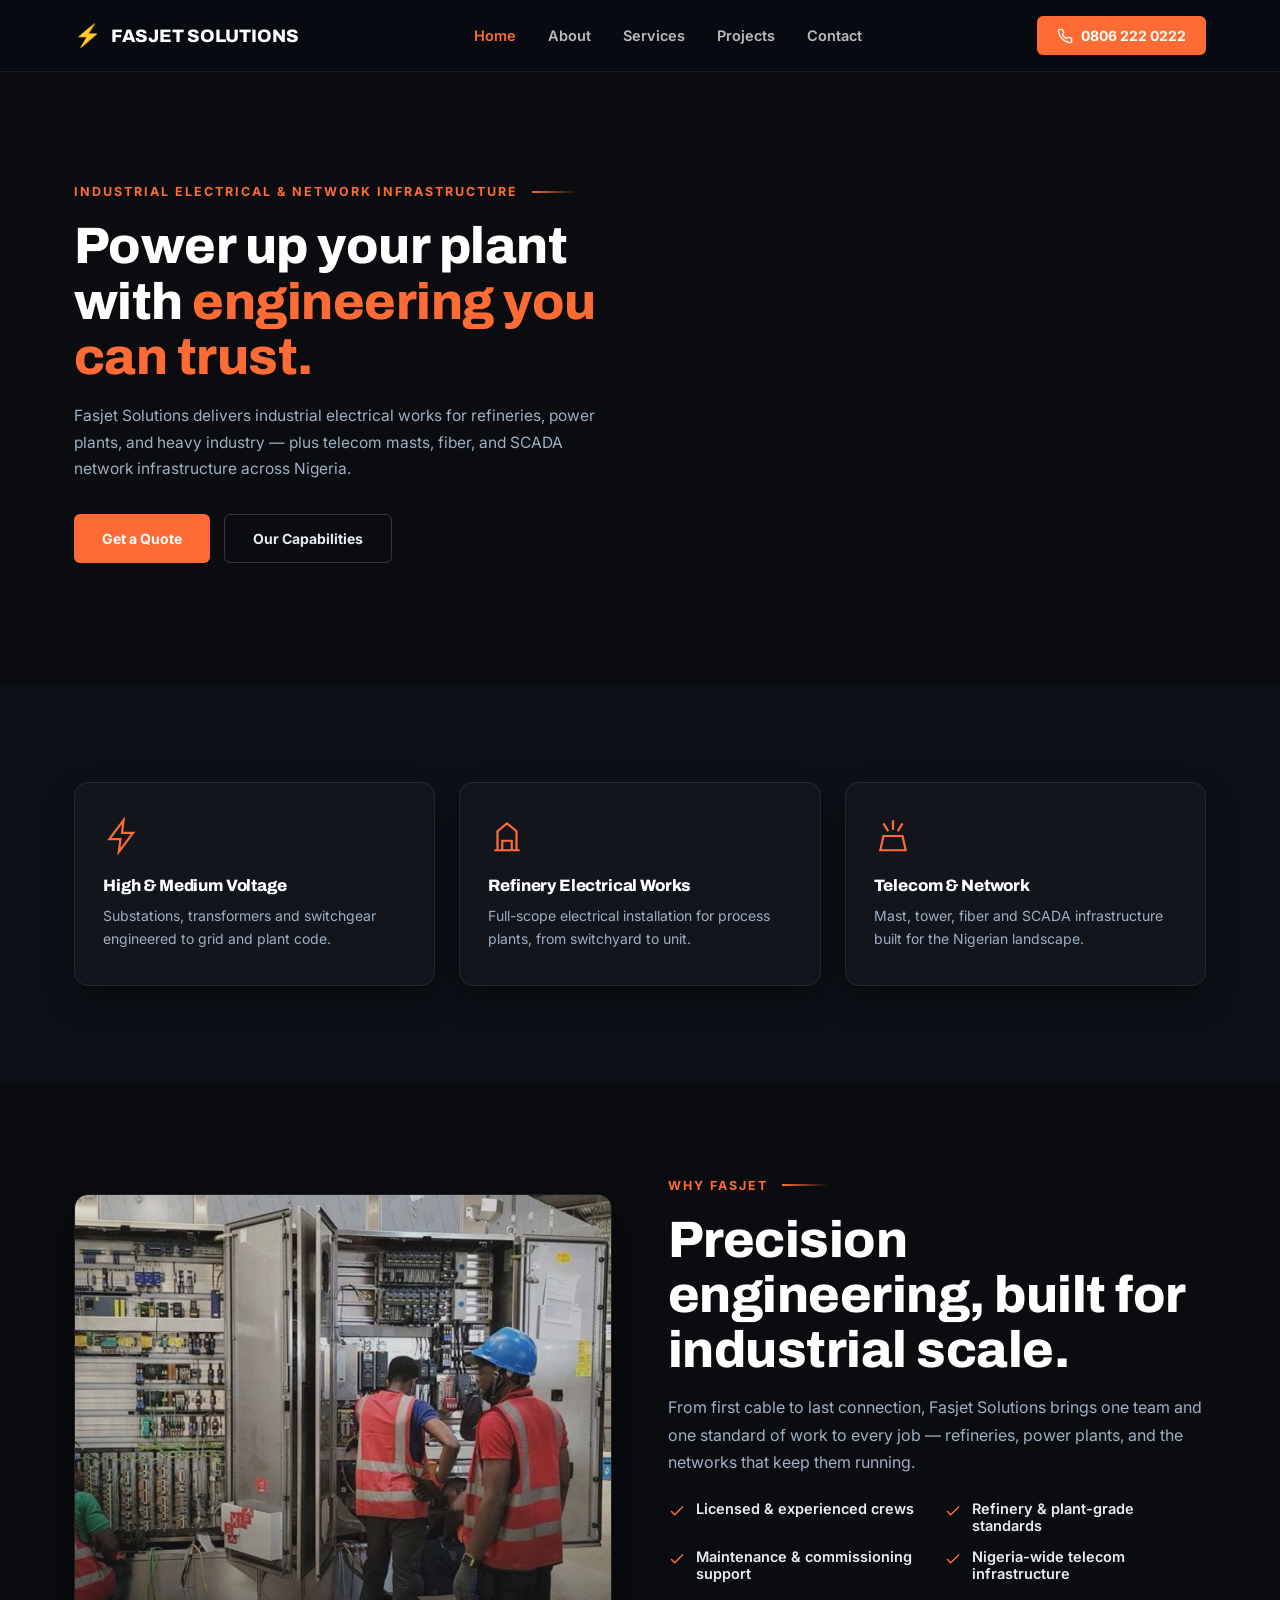
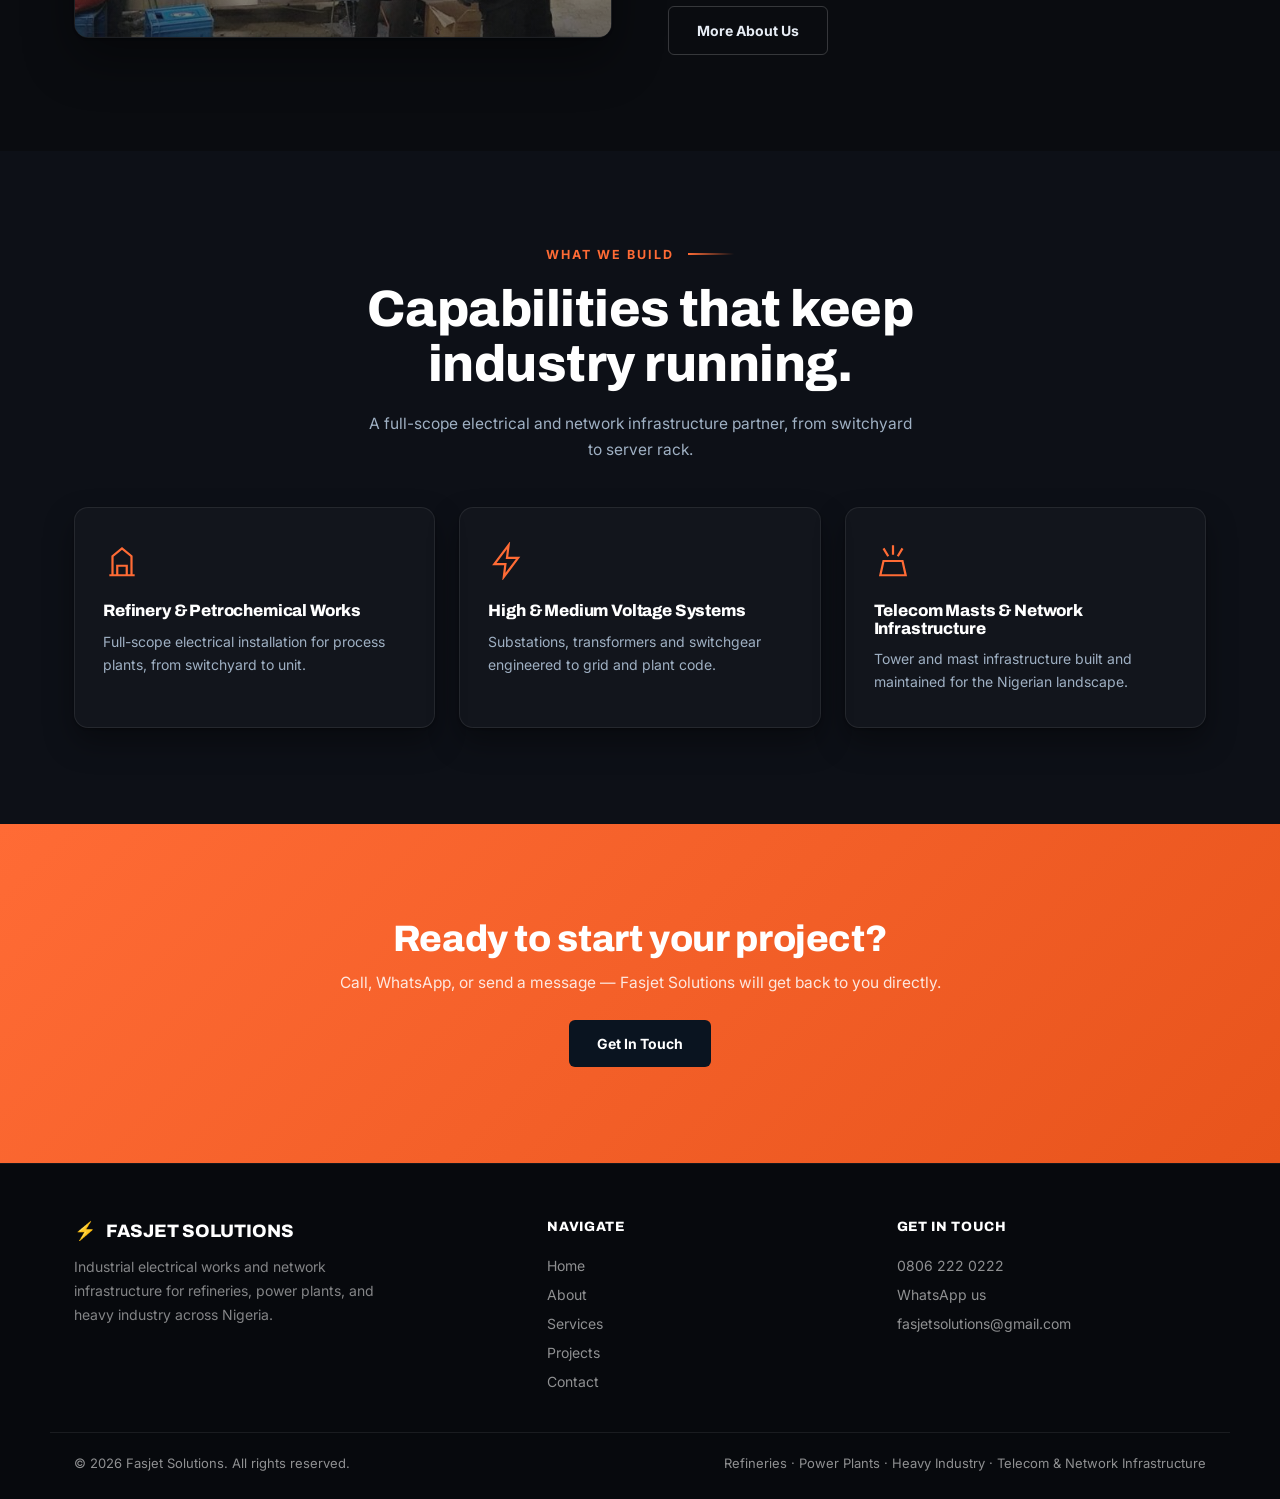
<file: index.html>
<!DOCTYPE html>
<html lang="en">
<head>
<meta charset="UTF-8">
<meta name="viewport" content="width=device-width, initial-scale=1.0">
<title>Fasjet Solutions | Industrial Electrical & Network Infrastructure</title>
<meta name="description" content="Fasjet Solutions delivers industrial electrical works for refineries, power plants and heavy industry, plus telecom masts, fiber, and SCADA network infrastructure across Nigeria.">
<link rel="icon" type="image/png" sizes="32x32" href="[data-uri]">
<link rel="preconnect" href="https://fonts.googleapis.com">
<link href="https://fonts.googleapis.com/css2?family=Archivo:wght@700;800;900&family=Inter:wght@400;500;600;700&display=swap" rel="stylesheet">
<link rel="stylesheet" href="style.css">
</head>
<body>
<header>
  <div class="nav-row">
    <a href="index.html" class="nav-logo"><span class="bolt">&#9889;</span>FASJET SOLUTIONS</a>
    <nav class="nav-links">
      <a href="index.html" class="active">Home</a>
      <a href="about.html">About</a>
      <a href="services.html">Services</a>
      <a href="projects.html">Projects</a>
      <a href="contact.html">Contact</a>
    </nav>
    <div class="nav-call">
      <a href="tel:+2348062220222" class="phone-btn">
        <svg width="16" height="16" viewBox="0 0 24 24" fill="none" stroke="currentColor" stroke-width="2"><path d="M22 16.92v3a2 2 0 01-2.18 2 19.79 19.79 0 01-8.63-3.07 19.5 19.5 0 01-6-6 19.79 19.79 0 01-3.07-8.67A2 2 0 014.11 2h3a2 2 0 012 1.72c.127.96.362 1.903.7 2.81a2 2 0 01-.45 2.11L8.09 9.91a16 16 0 006 6l1.27-1.27a2 2 0 012.11-.45c.907.338 1.85.573 2.81.7A2 2 0 0122 16.92z"/></svg>
        0806 222 0222
      </a>
    </div>
    <button class="nav-toggle" id="navToggle" aria-label="Menu"><span></span><span></span><span></span></button>
  </div>
  <div class="mobile-menu" id="mobileMenu">
    <a href="index.html" class="active">Home</a>
      <a href="about.html">About</a>
      <a href="services.html">Services</a>
      <a href="projects.html">Projects</a>
      <a href="contact.html">Contact</a>
    <a href="tel:+2348062220222">Call 0806 222 0222</a>
  </div>
</header>

<section class="hero2">
  
  <div class="container">
    <div class="split2">
      <div class="reveal">
        <div class="eyebrow2">Industrial Electrical &amp; Network Infrastructure</div>
        <div class="head2">
          <h1>Power up your plant with <span class="accent">engineering you can trust.</span></h1>
          <p>Fasjet Solutions delivers industrial electrical works for refineries, power plants, and heavy industry &mdash; plus telecom masts, fiber, and SCADA network infrastructure across Nigeria.</p>
        </div>
        <div style="display:flex; gap:14px; margin-top:32px; flex-wrap:wrap;">
          <a href="contact.html" class="btn btn-orange">Get a Quote</a>
          <a href="services.html" class="btn btn-ghost">Our Capabilities</a>
        </div>
      </div>
      <div class="split2-photo" style="position:relative;">
        <img src="[data-uri]" alt="Fasjet Solutions industrial electrical site">
        <div class="hero2-badge"><strong>24/7</strong><span>Emergency Response</span></div>
      </div>
    </div>
  </div>
</section>

<section style="background:var(--bg2);">
  <div class="container stagger">
    <div class="icon-grid">
      <div class="glass-card icon-card">
        <svg class="ic" viewBox="0 0 24 24" fill="none" stroke="currentColor" stroke-width="1.4"><path d="M13 2 4 14h7l-1 8 9-12h-7l1-8z"/></svg>
        <h3>High &amp; Medium Voltage</h3>
        <p>Substations, transformers and switchgear engineered to grid and plant code.</p>
      </div>
      <div class="glass-card icon-card">
        <svg class="ic" viewBox="0 0 24 24" fill="none" stroke="currentColor" stroke-width="1.4"><path d="M4 21h16M6 21V9l6-5 6 5v12M9 21v-6h6v6"/></svg>
        <h3>Refinery Electrical Works</h3>
        <p>Full-scope electrical installation for process plants, from switchyard to unit.</p>
      </div>
      <div class="glass-card icon-card">
        <svg class="ic" viewBox="0 0 24 24" fill="none" stroke="currentColor" stroke-width="1.4"><path d="M12 2v6M6 4l3 5M18 4l-3 5M4 21h16l-2-9H6l-2 9z"/></svg>
        <h3>Telecom &amp; Network</h3>
        <p>Mast, tower, fiber and SCADA infrastructure built for the Nigerian landscape.</p>
      </div>
    </div>
  </div>
</section>

<section>
  
  <div class="container">
    <div class="split2 reveal">
      <div class="split2-photo"><img src="[data-uri]" alt="Fasjet Solutions technician at work"></div>
      <div>
        <div class="eyebrow2">Why Fasjet</div>
        <div class="head2"><h2>Precision engineering, built for industrial scale.</h2></div>
        <p style="color:var(--muted); margin-top:16px; line-height:1.7;">From first cable to last connection, Fasjet Solutions brings one team and one standard of work to every job &mdash; refineries, power plants, and the networks that keep them running.</p>
        <ul class="checklist2">
          <li><svg viewBox="0 0 24 24" fill="none" stroke="currentColor" stroke-width="2"><path d="M20 6L9 17l-5-5"/></svg>Licensed &amp; experienced crews</li>
          <li><svg viewBox="0 0 24 24" fill="none" stroke="currentColor" stroke-width="2"><path d="M20 6L9 17l-5-5"/></svg>Refinery &amp; plant-grade standards</li>
          <li><svg viewBox="0 0 24 24" fill="none" stroke="currentColor" stroke-width="2"><path d="M20 6L9 17l-5-5"/></svg>Maintenance &amp; commissioning support</li>
          <li><svg viewBox="0 0 24 24" fill="none" stroke="currentColor" stroke-width="2"><path d="M20 6L9 17l-5-5"/></svg>Nigeria-wide telecom infrastructure</li>
        </ul>
        <a href="about.html" class="btn btn-ghost">More About Us</a>
      </div>
    </div>
  </div>
</section>

<section style="background:var(--bg2);">
  
  <div class="container">
    <div class="reveal" style="text-align:center; max-width:640px; margin:0 auto 12px;">
      <div class="eyebrow2" style="justify-content:center;">What We Build</div>
      <div class="head2"><h2>Capabilities that keep industry running.</h2><p style="margin-left:auto; margin-right:auto;">A full-scope electrical and network infrastructure partner, from switchyard to server rack.</p></div>
    </div>
    <div class="card-grid2 stagger" style="margin-top:44px;">
      <div class="glass-card service-card2">
        <svg class="ic" viewBox="0 0 24 24" fill="none" stroke="currentColor" stroke-width="1.4"><path d="M4 21h16M6 21V9l6-5 6 5v12M9 21v-6h6v6"/></svg>
        <h3>Refinery &amp; Petrochemical Works</h3>
        <p>Full-scope electrical installation for process plants, from switchyard to unit.</p>
      </div>
      <div class="glass-card service-card2">
        <svg class="ic" viewBox="0 0 24 24" fill="none" stroke="currentColor" stroke-width="1.4"><path d="M13 2 4 14h7l-1 8 9-12h-7l1-8z"/></svg>
        <h3>High &amp; Medium Voltage Systems</h3>
        <p>Substations, transformers and switchgear engineered to grid and plant code.</p>
      </div>
      <div class="glass-card service-card2">
        <svg class="ic" viewBox="0 0 24 24" fill="none" stroke="currentColor" stroke-width="1.4"><path d="M12 2v6M6 4l3 5M18 4l-3 5M4 21h16l-2-9H6l-2 9z"/></svg>
        <h3>Telecom Masts &amp; Network Infrastructure</h3>
        <p>Tower and mast infrastructure built and maintained for the Nigerian landscape.</p>
      </div>
    </div>
  </div>
</section>

<section class="cta-banner2">
  <div class="container">
    <h2>Ready to start your project?</h2>
    <p>Call, WhatsApp, or send a message &mdash; Fasjet Solutions will get back to you directly.</p>
    <a href="contact.html" class="btn">Get In Touch</a>
  </div>
</section>

<footer>
  <div class="footer-grid">
    <div>
      <div class="footer-logo"><span class="bolt">&#9889;</span>FASJET SOLUTIONS</div>
      <p style="font-size:14px; line-height:1.7; max-width:34ch; color:rgba(255,255,255,0.5);">Industrial electrical works and network infrastructure for refineries, power plants, and heavy industry across Nigeria.</p>
    </div>
    <div class="footer-col">
      <h4>Navigate</h4>
      <a href="index.html">Home</a><a href="about.html">About</a><a href="services.html">Services</a>
      <a href="projects.html">Projects</a><a href="contact.html">Contact</a>
    </div>
    <div class="footer-col">
      <h4>Get in touch</h4>
      <a href="tel:+2348062220222">0806 222 0222</a>
      <a href="https://wa.me/2348022224524" target="_blank" rel="noopener">WhatsApp us</a>
      <a href="mailto:fasjetsolutions@gmail.com">fasjetsolutions@gmail.com</a>
    </div>
  </div>
  <div class="footer-bottom">
    <span>&copy; 2026 Fasjet Solutions. All rights reserved.</span>
    <span>Refineries &middot; Power Plants &middot; Heavy Industry &middot; Telecom &amp; Network Infrastructure</span>
  </div>
</footer>
<script src="script.js"></script>
</body>
</html>
</file>
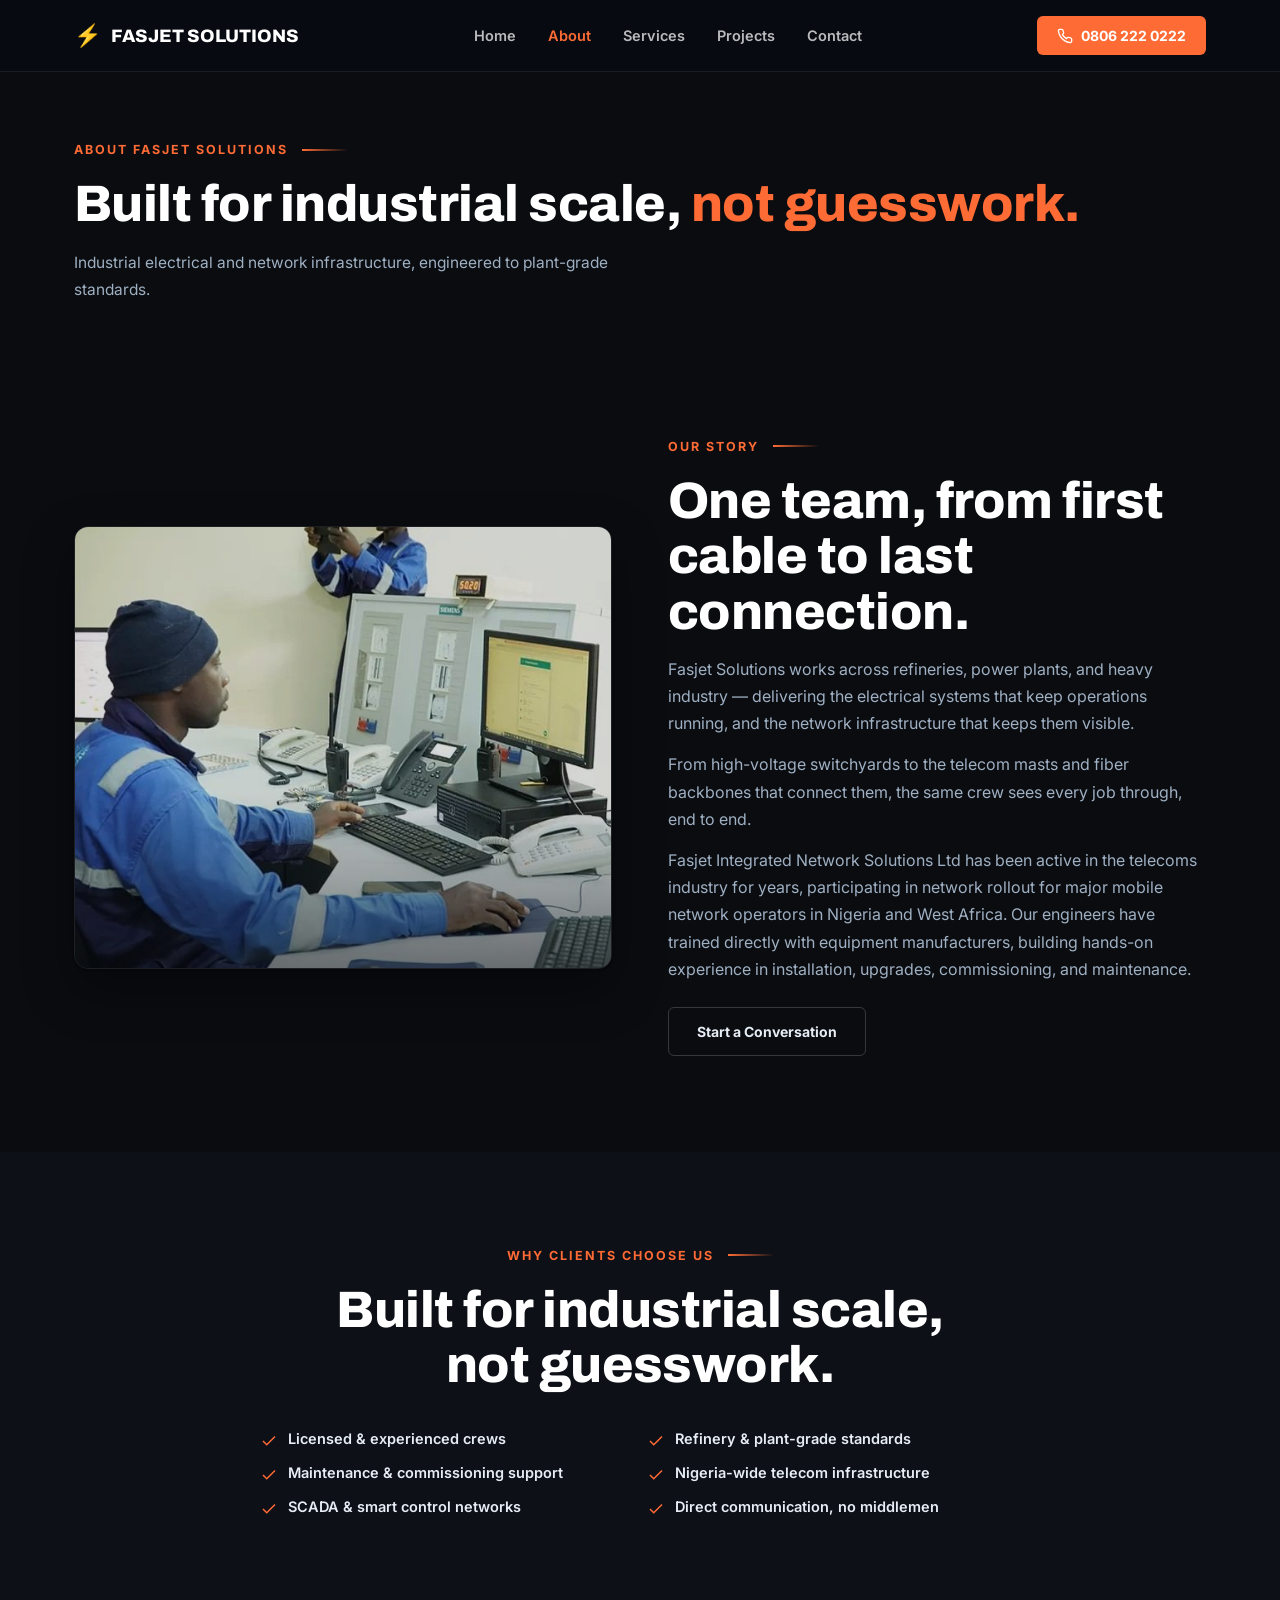
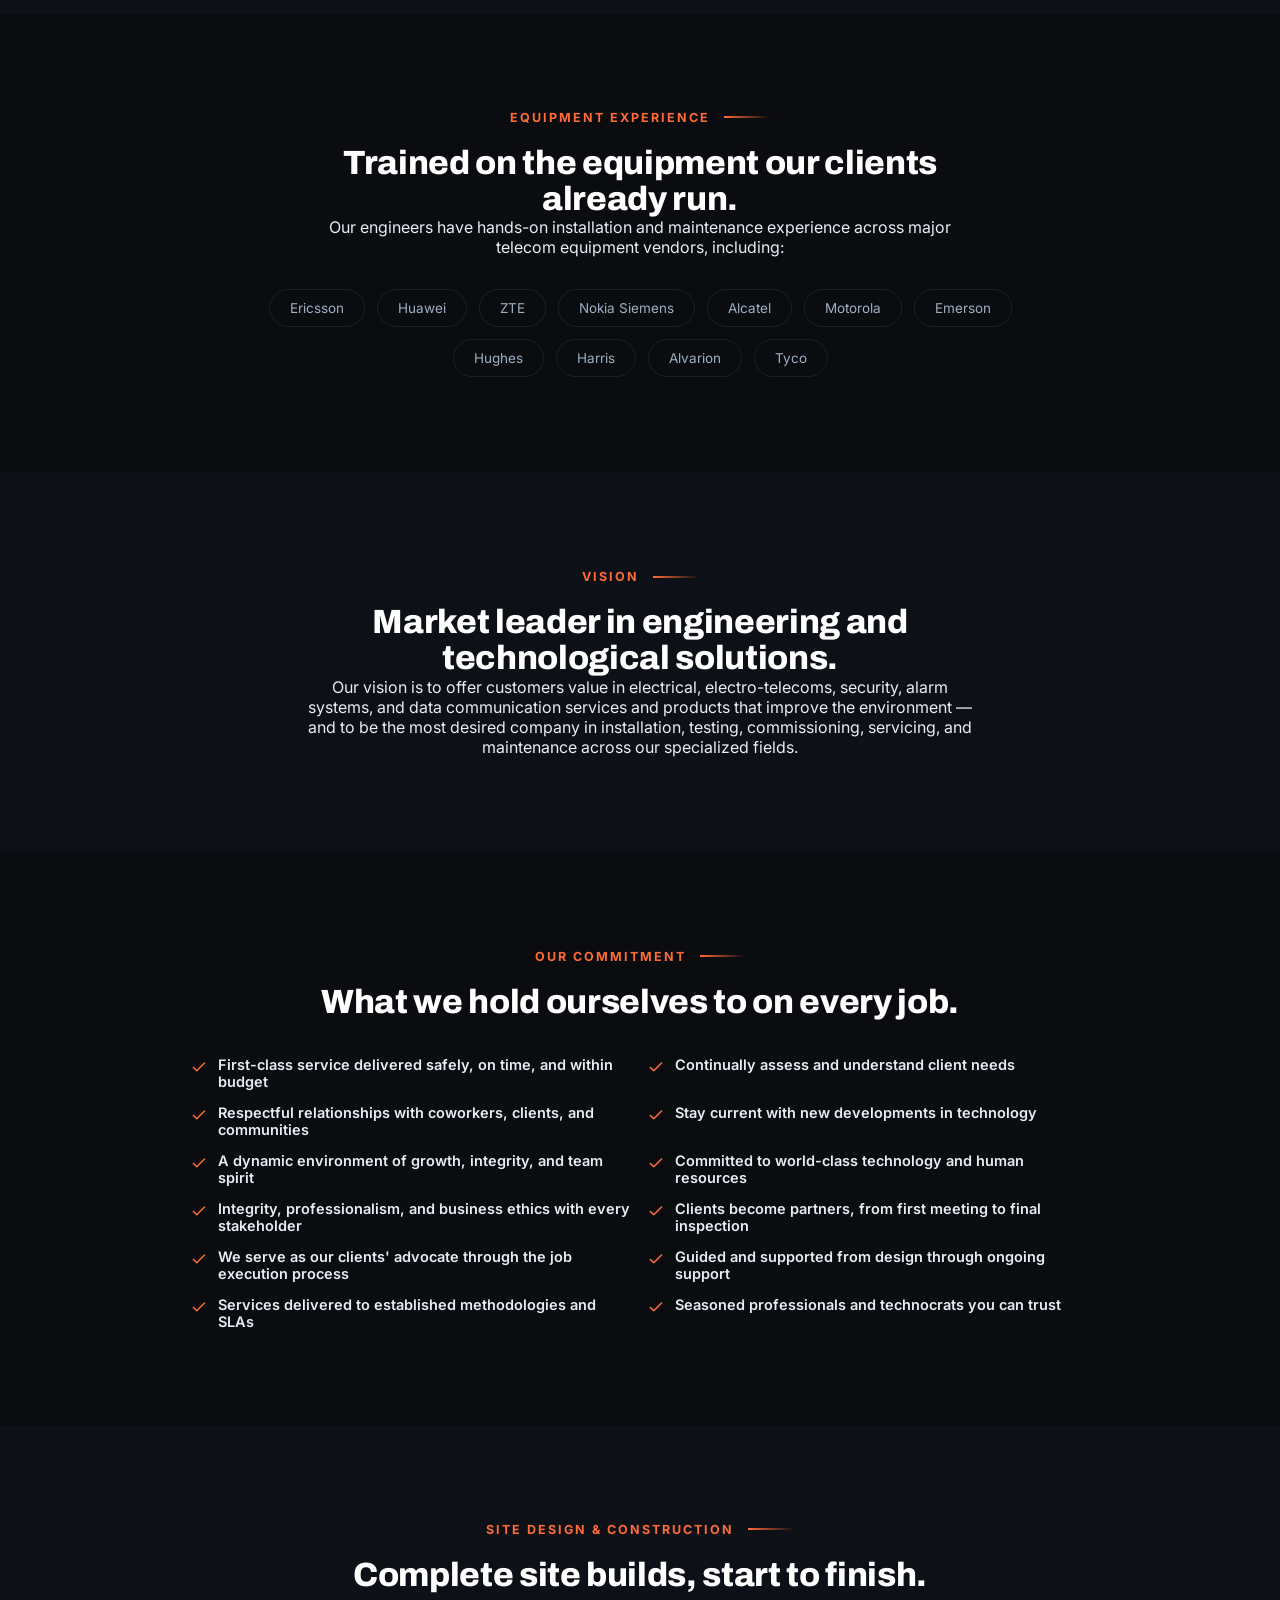
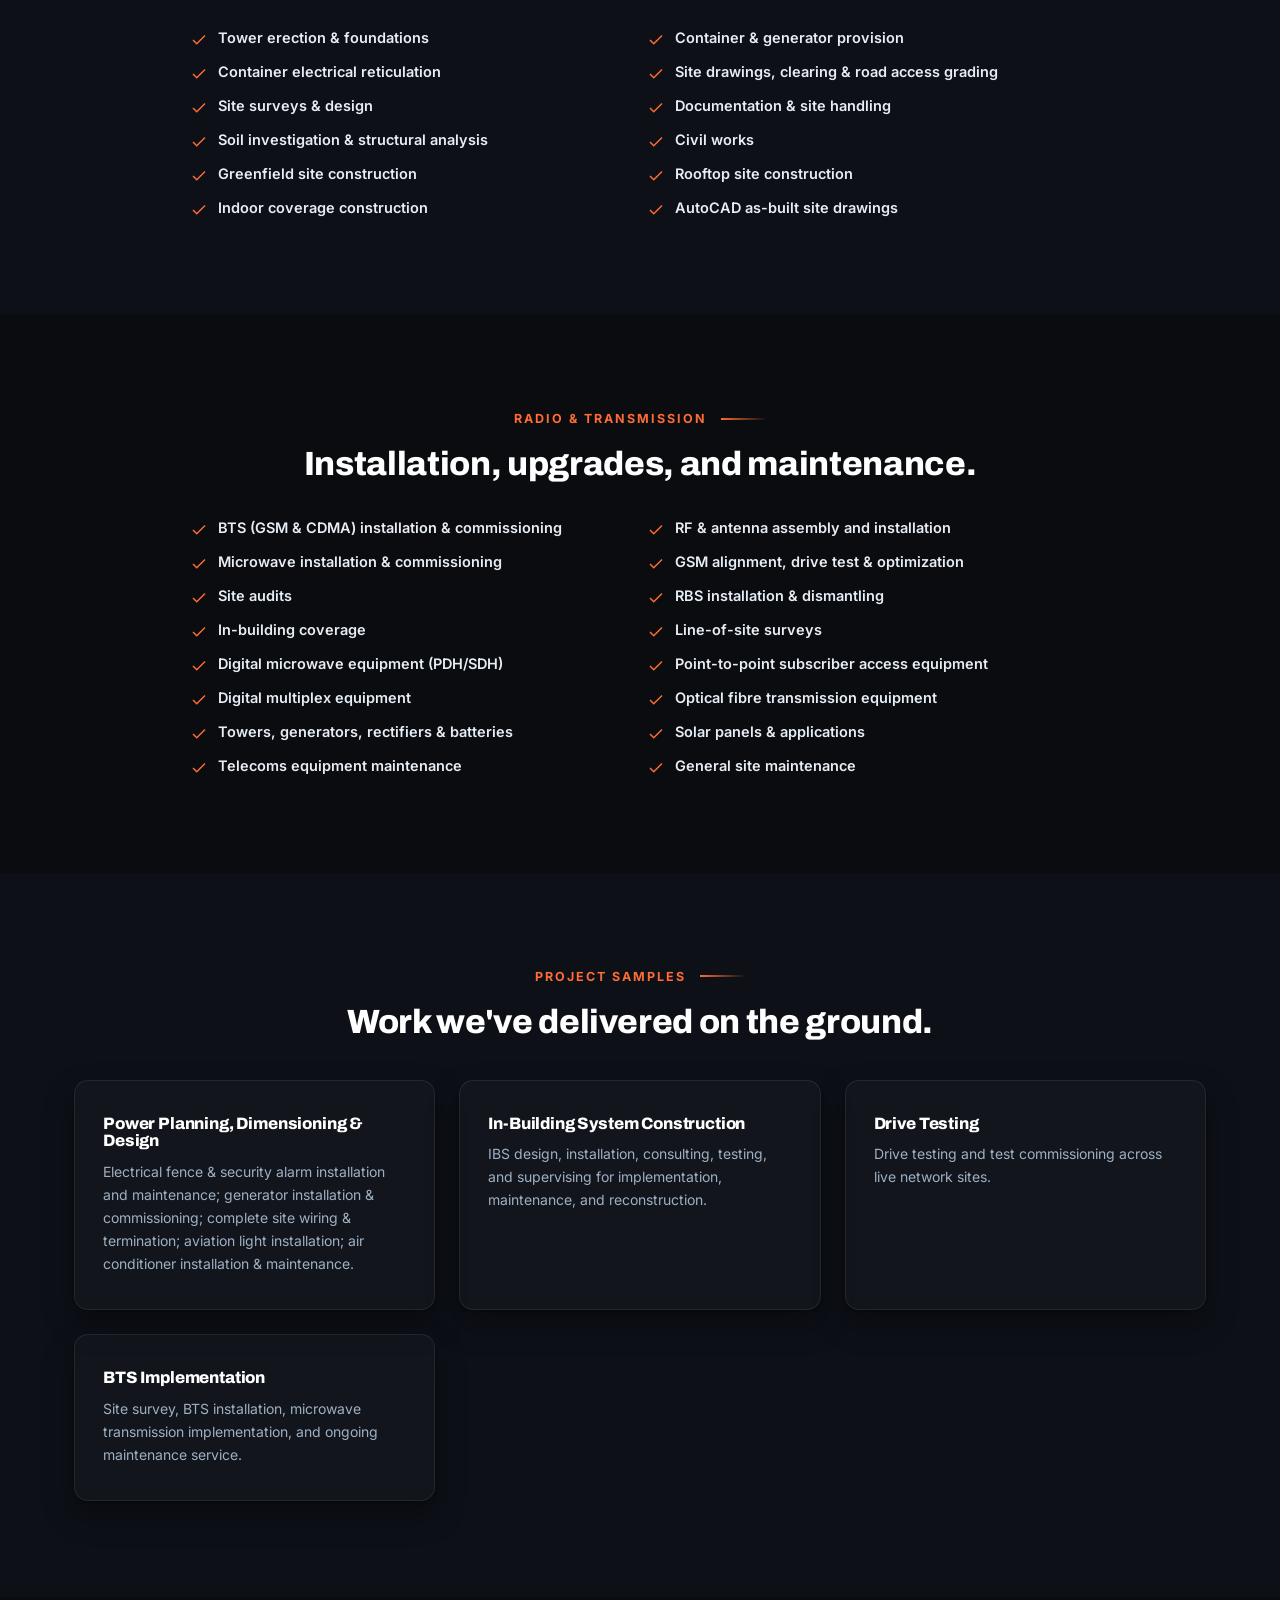
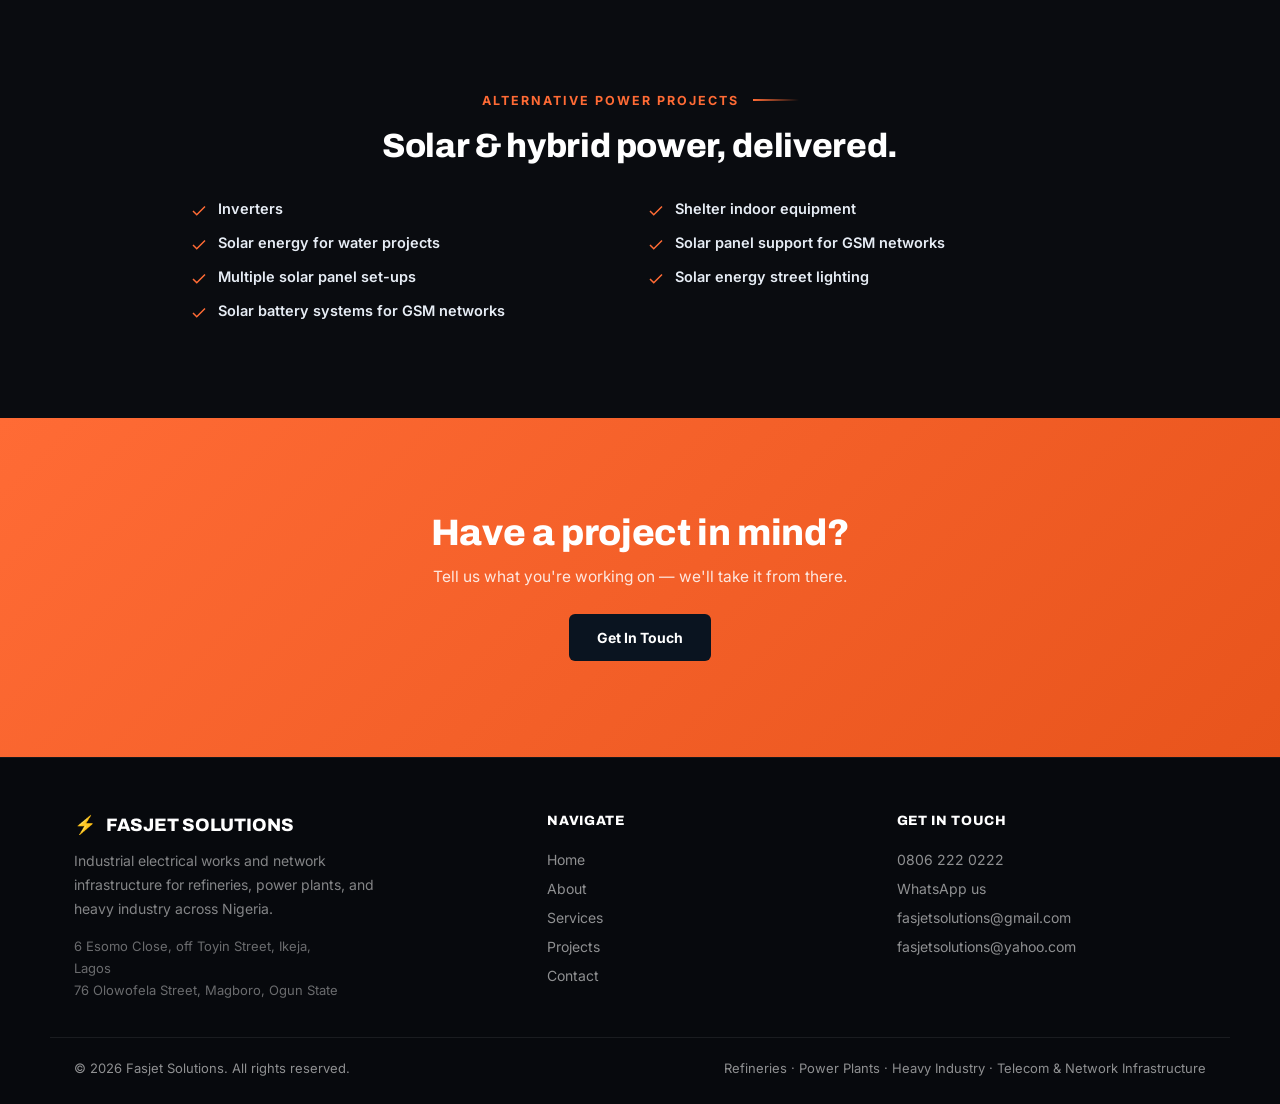
<file: about.html>
<!DOCTYPE html>
<html lang="en">
<head>
<meta charset="UTF-8">
<meta name="viewport" content="width=device-width, initial-scale=1.0">
<title>About Us | Fasjet Solutions</title>
<meta name="description" content="Learn about Fasjet Solutions — an industrial electrical and network infrastructure company serving refineries, power plants, and heavy industry across Nigeria.">
<link rel="icon" type="image/png" sizes="32x32" href="[data-uri]">
<link rel="preconnect" href="https://fonts.googleapis.com">
<link href="https://fonts.googleapis.com/css2?family=Archivo:wght@700;800;900&family=Inter:wght@400;500;600;700&display=swap" rel="stylesheet">
<link rel="stylesheet" href="style.css">
</head>
<body>
<header>
  <div class="nav-row">
    <a href="index.html" class="nav-logo"><span class="bolt">&#9889;</span>FASJET SOLUTIONS</a>
    <nav class="nav-links">
      <a href="index.html">Home</a>
      <a href="about.html" class="active">About</a>
      <a href="services.html">Services</a>
      <a href="projects.html">Projects</a>
      <a href="contact.html">Contact</a>
    </nav>
    <div class="nav-call">
      <a href="tel:+2348062220222" class="phone-btn">
        <svg width="16" height="16" viewBox="0 0 24 24" fill="none" stroke="currentColor" stroke-width="2"><path d="M22 16.92v3a2 2 0 01-2.18 2 19.79 19.79 0 01-8.63-3.07 19.5 19.5 0 01-6-6 19.79 19.79 0 01-3.07-8.67A2 2 0 014.11 2h3a2 2 0 012 1.72c.127.96.362 1.903.7 2.81a2 2 0 01-.45 2.11L8.09 9.91a16 16 0 006 6l1.27-1.27a2 2 0 012.11-.45c.907.338 1.85.573 2.81.7A2 2 0 0122 16.92z"/></svg>
        0806 222 0222
      </a>
    </div>
    <button class="nav-toggle" id="navToggle" aria-label="Menu"><span></span><span></span><span></span></button>
  </div>
  <div class="mobile-menu" id="mobileMenu">
    <a href="index.html">Home</a>
      <a href="about.html" class="active">About</a>
      <a href="services.html">Services</a>
      <a href="projects.html">Projects</a>
      <a href="contact.html">Contact</a>
    <a href="tel:+2348062220222">Call 0806 222 0222</a>
  </div>
</header>

<section class="hero2" style="padding-top:70px; padding-bottom:40px;">
  
  <div class="container reveal">
    <div class="eyebrow2">About Fasjet Solutions</div>
    <div class="head2"><h1>Built for industrial scale, <span class="accent">not guesswork.</span></h1>
    <p>Industrial electrical and network infrastructure, engineered to plant-grade standards.</p></div>
  </div>
</section>

<section>
  
  <div class="container">
    <div class="split2 reveal">
      <div class="split2-photo"><img src="[data-uri]" alt="Fasjet Solutions control room"></div>
      <div>
        <div class="eyebrow2">Our Story</div>
        <div class="head2"><h2>One team, from first cable to last connection.</h2></div>
        <p style="color:var(--muted); margin-top:16px; line-height:1.7;">Fasjet Solutions works across refineries, power plants, and heavy industry &mdash; delivering the electrical systems that keep operations running, and the network infrastructure that keeps them visible.</p>
        <p style="color:var(--muted); margin-top:14px; line-height:1.7;">From high-voltage switchyards to the telecom masts and fiber backbones that connect them, the same crew sees every job through, end to end.</p>
        <p style="color:var(--muted); margin-top:14px; line-height:1.7;">Fasjet Integrated Network Solutions Ltd has been active in the telecoms industry for years, participating in network rollout for major mobile network operators in Nigeria and West Africa. Our engineers have trained directly with equipment manufacturers, building hands-on experience in installation, upgrades, commissioning, and maintenance.</p>
        <a href="contact.html" class="btn btn-ghost" style="margin-top:24px;">Start a Conversation</a>
      </div>
    </div>
  </div>
</section>

<section style="background:var(--bg2);">
  
  <div class="container">
    <div class="reveal" style="text-align:center; max-width:640px; margin:0 auto;">
      <div class="eyebrow2" style="justify-content:center;">Why Clients Choose Us</div>
      <div class="head2"><h2>Built for industrial scale, not guesswork.</h2></div>
    </div>
    <ul class="checklist2 reveal" style="max-width:760px; margin:36px auto 0;">
      <li><svg viewBox="0 0 24 24" fill="none" stroke="currentColor" stroke-width="2"><path d="M20 6L9 17l-5-5"/></svg>Licensed &amp; experienced crews</li>
      <li><svg viewBox="0 0 24 24" fill="none" stroke="currentColor" stroke-width="2"><path d="M20 6L9 17l-5-5"/></svg>Refinery &amp; plant-grade standards</li>
      <li><svg viewBox="0 0 24 24" fill="none" stroke="currentColor" stroke-width="2"><path d="M20 6L9 17l-5-5"/></svg>Maintenance &amp; commissioning support</li>
      <li><svg viewBox="0 0 24 24" fill="none" stroke="currentColor" stroke-width="2"><path d="M20 6L9 17l-5-5"/></svg>Nigeria-wide telecom infrastructure</li>
      <li><svg viewBox="0 0 24 24" fill="none" stroke="currentColor" stroke-width="2"><path d="M20 6L9 17l-5-5"/></svg>SCADA &amp; smart control networks</li>
      <li><svg viewBox="0 0 24 24" fill="none" stroke="currentColor" stroke-width="2"><path d="M20 6L9 17l-5-5"/></svg>Direct communication, no middlemen</li>
    </ul>
  </div>
</section>

<section style="background:var(--bg);">
  
  <div class="container">
    <div class="reveal" style="text-align:center; max-width:640px; margin:0 auto;">
      <div class="eyebrow2" style="justify-content:center;">Equipment Experience</div>
      <div class="head2"><h2 style="font-size:clamp(1.6rem,2.8vw,2.1rem);">Trained on the equipment our clients already run.</h2></div>
      <p style="margin-left:auto; margin-right:auto;">Our engineers have hands-on installation and maintenance experience across major telecom equipment vendors, including:</p>
    </div>
    <div class="reveal" style="display:flex; flex-wrap:wrap; gap:12px; justify-content:center; margin-top:32px; max-width:800px; margin-left:auto; margin-right:auto;">
      <span style="padding:10px 20px; border:1px solid var(--panel-line); border-radius:20px; font-size:13.5px; color:var(--muted);">Ericsson</span>
      <span style="padding:10px 20px; border:1px solid var(--panel-line); border-radius:20px; font-size:13.5px; color:var(--muted);">Huawei</span>
      <span style="padding:10px 20px; border:1px solid var(--panel-line); border-radius:20px; font-size:13.5px; color:var(--muted);">ZTE</span>
      <span style="padding:10px 20px; border:1px solid var(--panel-line); border-radius:20px; font-size:13.5px; color:var(--muted);">Nokia Siemens</span>
      <span style="padding:10px 20px; border:1px solid var(--panel-line); border-radius:20px; font-size:13.5px; color:var(--muted);">Alcatel</span>
      <span style="padding:10px 20px; border:1px solid var(--panel-line); border-radius:20px; font-size:13.5px; color:var(--muted);">Motorola</span>
      <span style="padding:10px 20px; border:1px solid var(--panel-line); border-radius:20px; font-size:13.5px; color:var(--muted);">Emerson</span>
      <span style="padding:10px 20px; border:1px solid var(--panel-line); border-radius:20px; font-size:13.5px; color:var(--muted);">Hughes</span>
      <span style="padding:10px 20px; border:1px solid var(--panel-line); border-radius:20px; font-size:13.5px; color:var(--muted);">Harris</span>
      <span style="padding:10px 20px; border:1px solid var(--panel-line); border-radius:20px; font-size:13.5px; color:var(--muted);">Alvarion</span>
      <span style="padding:10px 20px; border:1px solid var(--panel-line); border-radius:20px; font-size:13.5px; color:var(--muted);">Tyco</span>
    </div>
  </div>
</section>

<section style="background:var(--bg2);">
  <div class="container">
    <div class="reveal" style="text-align:center; max-width:680px; margin:0 auto;">
      <div class="eyebrow2" style="justify-content:center;">Vision</div>
      <div class="head2"><h2 style="font-size:clamp(1.6rem,2.8vw,2.1rem);">Market leader in engineering and technological solutions.</h2></div>
      <p style="margin-left:auto; margin-right:auto;">Our vision is to offer customers value in electrical, electro-telecoms, security, alarm systems, and data communication services and products that improve the environment &mdash; and to be the most desired company in installation, testing, commissioning, servicing, and maintenance across our specialized fields.</p>
    </div>
  </div>
</section>

<section>
  <div class="container">
    <div class="reveal" style="text-align:center; max-width:680px; margin:0 auto;">
      <div class="eyebrow2" style="justify-content:center;">Our Commitment</div>
      <div class="head2"><h2 style="font-size:clamp(1.6rem,2.8vw,2.1rem);">What we hold ourselves to on every job.</h2></div>
    </div>
    <ul class="checklist2 reveal" style="max-width:900px; margin:36px auto 0;">
      <li><svg viewBox="0 0 24 24" fill="none" stroke="currentColor" stroke-width="2"><path d="M20 6L9 17l-5-5"/></svg>First-class service delivered safely, on time, and within budget</li>
      <li><svg viewBox="0 0 24 24" fill="none" stroke="currentColor" stroke-width="2"><path d="M20 6L9 17l-5-5"/></svg>Continually assess and understand client needs</li>
      <li><svg viewBox="0 0 24 24" fill="none" stroke="currentColor" stroke-width="2"><path d="M20 6L9 17l-5-5"/></svg>Respectful relationships with coworkers, clients, and communities</li>
      <li><svg viewBox="0 0 24 24" fill="none" stroke="currentColor" stroke-width="2"><path d="M20 6L9 17l-5-5"/></svg>Stay current with new developments in technology</li>
      <li><svg viewBox="0 0 24 24" fill="none" stroke="currentColor" stroke-width="2"><path d="M20 6L9 17l-5-5"/></svg>A dynamic environment of growth, integrity, and team spirit</li>
      <li><svg viewBox="0 0 24 24" fill="none" stroke="currentColor" stroke-width="2"><path d="M20 6L9 17l-5-5"/></svg>Committed to world-class technology and human resources</li>
      <li><svg viewBox="0 0 24 24" fill="none" stroke="currentColor" stroke-width="2"><path d="M20 6L9 17l-5-5"/></svg>Integrity, professionalism, and business ethics with every stakeholder</li>
      <li><svg viewBox="0 0 24 24" fill="none" stroke="currentColor" stroke-width="2"><path d="M20 6L9 17l-5-5"/></svg>Clients become partners, from first meeting to final inspection</li>
      <li><svg viewBox="0 0 24 24" fill="none" stroke="currentColor" stroke-width="2"><path d="M20 6L9 17l-5-5"/></svg>We serve as our clients' advocate through the job execution process</li>
      <li><svg viewBox="0 0 24 24" fill="none" stroke="currentColor" stroke-width="2"><path d="M20 6L9 17l-5-5"/></svg>Guided and supported from design through ongoing support</li>
      <li><svg viewBox="0 0 24 24" fill="none" stroke="currentColor" stroke-width="2"><path d="M20 6L9 17l-5-5"/></svg>Services delivered to established methodologies and SLAs</li>
      <li><svg viewBox="0 0 24 24" fill="none" stroke="currentColor" stroke-width="2"><path d="M20 6L9 17l-5-5"/></svg>Seasoned professionals and technocrats you can trust</li>
    </ul>
  </div>
</section>

<section style="background:var(--bg2);">
  <div class="container">
    <div class="reveal" style="text-align:center; max-width:680px; margin:0 auto;">
      <div class="eyebrow2" style="justify-content:center;">Site Design &amp; Construction</div>
      <div class="head2"><h2 style="font-size:clamp(1.6rem,2.8vw,2.1rem);">Complete site builds, start to finish.</h2></div>
    </div>
    <ul class="checklist2 reveal" style="max-width:900px; margin:36px auto 0;">
      <li><svg viewBox="0 0 24 24" fill="none" stroke="currentColor" stroke-width="2"><path d="M20 6L9 17l-5-5"/></svg>Tower erection &amp; foundations</li>
      <li><svg viewBox="0 0 24 24" fill="none" stroke="currentColor" stroke-width="2"><path d="M20 6L9 17l-5-5"/></svg>Container &amp; generator provision</li>
      <li><svg viewBox="0 0 24 24" fill="none" stroke="currentColor" stroke-width="2"><path d="M20 6L9 17l-5-5"/></svg>Container electrical reticulation</li>
      <li><svg viewBox="0 0 24 24" fill="none" stroke="currentColor" stroke-width="2"><path d="M20 6L9 17l-5-5"/></svg>Site drawings, clearing &amp; road access grading</li>
      <li><svg viewBox="0 0 24 24" fill="none" stroke="currentColor" stroke-width="2"><path d="M20 6L9 17l-5-5"/></svg>Site surveys &amp; design</li>
      <li><svg viewBox="0 0 24 24" fill="none" stroke="currentColor" stroke-width="2"><path d="M20 6L9 17l-5-5"/></svg>Documentation &amp; site handling</li>
      <li><svg viewBox="0 0 24 24" fill="none" stroke="currentColor" stroke-width="2"><path d="M20 6L9 17l-5-5"/></svg>Soil investigation &amp; structural analysis</li>
      <li><svg viewBox="0 0 24 24" fill="none" stroke="currentColor" stroke-width="2"><path d="M20 6L9 17l-5-5"/></svg>Civil works</li>
      <li><svg viewBox="0 0 24 24" fill="none" stroke="currentColor" stroke-width="2"><path d="M20 6L9 17l-5-5"/></svg>Greenfield site construction</li>
      <li><svg viewBox="0 0 24 24" fill="none" stroke="currentColor" stroke-width="2"><path d="M20 6L9 17l-5-5"/></svg>Rooftop site construction</li>
      <li><svg viewBox="0 0 24 24" fill="none" stroke="currentColor" stroke-width="2"><path d="M20 6L9 17l-5-5"/></svg>Indoor coverage construction</li>
      <li><svg viewBox="0 0 24 24" fill="none" stroke="currentColor" stroke-width="2"><path d="M20 6L9 17l-5-5"/></svg>AutoCAD as-built site drawings</li>
    </ul>
  </div>
</section>

<section>
  <div class="container">
    <div class="reveal" style="text-align:center; max-width:680px; margin:0 auto;">
      <div class="eyebrow2" style="justify-content:center;">Radio &amp; Transmission</div>
      <div class="head2"><h2 style="font-size:clamp(1.6rem,2.8vw,2.1rem);">Installation, upgrades, and maintenance.</h2></div>
    </div>
    <ul class="checklist2 reveal" style="max-width:900px; margin:36px auto 0;">
      <li><svg viewBox="0 0 24 24" fill="none" stroke="currentColor" stroke-width="2"><path d="M20 6L9 17l-5-5"/></svg>BTS (GSM &amp; CDMA) installation &amp; commissioning</li>
      <li><svg viewBox="0 0 24 24" fill="none" stroke="currentColor" stroke-width="2"><path d="M20 6L9 17l-5-5"/></svg>RF &amp; antenna assembly and installation</li>
      <li><svg viewBox="0 0 24 24" fill="none" stroke="currentColor" stroke-width="2"><path d="M20 6L9 17l-5-5"/></svg>Microwave installation &amp; commissioning</li>
      <li><svg viewBox="0 0 24 24" fill="none" stroke="currentColor" stroke-width="2"><path d="M20 6L9 17l-5-5"/></svg>GSM alignment, drive test &amp; optimization</li>
      <li><svg viewBox="0 0 24 24" fill="none" stroke="currentColor" stroke-width="2"><path d="M20 6L9 17l-5-5"/></svg>Site audits</li>
      <li><svg viewBox="0 0 24 24" fill="none" stroke="currentColor" stroke-width="2"><path d="M20 6L9 17l-5-5"/></svg>RBS installation &amp; dismantling</li>
      <li><svg viewBox="0 0 24 24" fill="none" stroke="currentColor" stroke-width="2"><path d="M20 6L9 17l-5-5"/></svg>In-building coverage</li>
      <li><svg viewBox="0 0 24 24" fill="none" stroke="currentColor" stroke-width="2"><path d="M20 6L9 17l-5-5"/></svg>Line-of-site surveys</li>
      <li><svg viewBox="0 0 24 24" fill="none" stroke="currentColor" stroke-width="2"><path d="M20 6L9 17l-5-5"/></svg>Digital microwave equipment (PDH/SDH)</li>
      <li><svg viewBox="0 0 24 24" fill="none" stroke="currentColor" stroke-width="2"><path d="M20 6L9 17l-5-5"/></svg>Point-to-point subscriber access equipment</li>
      <li><svg viewBox="0 0 24 24" fill="none" stroke="currentColor" stroke-width="2"><path d="M20 6L9 17l-5-5"/></svg>Digital multiplex equipment</li>
      <li><svg viewBox="0 0 24 24" fill="none" stroke="currentColor" stroke-width="2"><path d="M20 6L9 17l-5-5"/></svg>Optical fibre transmission equipment</li>
      <li><svg viewBox="0 0 24 24" fill="none" stroke="currentColor" stroke-width="2"><path d="M20 6L9 17l-5-5"/></svg>Towers, generators, rectifiers &amp; batteries</li>
      <li><svg viewBox="0 0 24 24" fill="none" stroke="currentColor" stroke-width="2"><path d="M20 6L9 17l-5-5"/></svg>Solar panels &amp; applications</li>
      <li><svg viewBox="0 0 24 24" fill="none" stroke="currentColor" stroke-width="2"><path d="M20 6L9 17l-5-5"/></svg>Telecoms equipment maintenance</li>
      <li><svg viewBox="0 0 24 24" fill="none" stroke="currentColor" stroke-width="2"><path d="M20 6L9 17l-5-5"/></svg>General site maintenance</li>
    </ul>
  </div>
</section>

<section style="background:var(--bg2);">
  <div class="container">
    <div class="reveal" style="text-align:center; max-width:680px; margin:0 auto;">
      <div class="eyebrow2" style="justify-content:center;">Project Samples</div>
      <div class="head2"><h2 style="font-size:clamp(1.6rem,2.8vw,2.1rem);">Work we've delivered on the ground.</h2></div>
    </div>
    <div class="card-grid2 stagger" style="margin-top:40px;">
      <div class="glass-card service-card2">
        <h3>Power Planning, Dimensioning &amp; Design</h3>
        <p>Electrical fence &amp; security alarm installation and maintenance; generator installation &amp; commissioning; complete site wiring &amp; termination; aviation light installation; air conditioner installation &amp; maintenance.</p>
      </div>
      <div class="glass-card service-card2">
        <h3>In-Building System Construction</h3>
        <p>IBS design, installation, consulting, testing, and supervising for implementation, maintenance, and reconstruction.</p>
      </div>
      <div class="glass-card service-card2">
        <h3>Drive Testing</h3>
        <p>Drive testing and test commissioning across live network sites.</p>
      </div>
      <div class="glass-card service-card2">
        <h3>BTS Implementation</h3>
        <p>Site survey, BTS installation, microwave transmission implementation, and ongoing maintenance service.</p>
      </div>
    </div>
  </div>
</section>

<section>
  <div class="container">
    <div class="reveal" style="text-align:center; max-width:680px; margin:0 auto;">
      <div class="eyebrow2" style="justify-content:center;">Alternative Power Projects</div>
      <div class="head2"><h2 style="font-size:clamp(1.6rem,2.8vw,2.1rem);">Solar &amp; hybrid power, delivered.</h2></div>
    </div>
    <ul class="checklist2 reveal" style="max-width:900px; margin:36px auto 0;">
      <li><svg viewBox="0 0 24 24" fill="none" stroke="currentColor" stroke-width="2"><path d="M20 6L9 17l-5-5"/></svg>Inverters</li>
      <li><svg viewBox="0 0 24 24" fill="none" stroke="currentColor" stroke-width="2"><path d="M20 6L9 17l-5-5"/></svg>Shelter indoor equipment</li>
      <li><svg viewBox="0 0 24 24" fill="none" stroke="currentColor" stroke-width="2"><path d="M20 6L9 17l-5-5"/></svg>Solar energy for water projects</li>
      <li><svg viewBox="0 0 24 24" fill="none" stroke="currentColor" stroke-width="2"><path d="M20 6L9 17l-5-5"/></svg>Solar panel support for GSM networks</li>
      <li><svg viewBox="0 0 24 24" fill="none" stroke="currentColor" stroke-width="2"><path d="M20 6L9 17l-5-5"/></svg>Multiple solar panel set-ups</li>
      <li><svg viewBox="0 0 24 24" fill="none" stroke="currentColor" stroke-width="2"><path d="M20 6L9 17l-5-5"/></svg>Solar energy street lighting</li>
      <li><svg viewBox="0 0 24 24" fill="none" stroke="currentColor" stroke-width="2"><path d="M20 6L9 17l-5-5"/></svg>Solar battery systems for GSM networks</li>
    </ul>
  </div>
</section>

<section class="cta-banner2">
  <div class="container">
    <h2>Have a project in mind?</h2>
    <p>Tell us what you're working on &mdash; we'll take it from there.</p>
    <a href="contact.html" class="btn">Get In Touch</a>
  </div>
</section>

<footer>
  <div class="footer-grid">
    <div>
      <div class="footer-logo"><span class="bolt">&#9889;</span>FASJET SOLUTIONS</div>
      <p style="font-size:14px; line-height:1.7; max-width:34ch; color:rgba(255,255,255,0.5);">Industrial electrical works and network infrastructure for refineries, power plants, and heavy industry across Nigeria.</p>
      <p style="font-size:13px; line-height:1.7; max-width:34ch; color:rgba(255,255,255,0.4); margin-top:14px;">6 Esomo Close, off Toyin Street, Ikeja, Lagos<br>76 Olowofela Street, Magboro, Ogun State</p>
    </div>
    <div class="footer-col">
      <h4>Navigate</h4>
      <a href="index.html">Home</a><a href="about.html">About</a><a href="services.html">Services</a>
      <a href="projects.html">Projects</a><a href="contact.html">Contact</a>
    </div>
    <div class="footer-col">
      <h4>Get in touch</h4>
      <a href="tel:+2348062220222">0806 222 0222</a>
      <a href="https://wa.me/2348022224524" target="_blank" rel="noopener">WhatsApp us</a>
      <a href="mailto:fasjetsolutions@gmail.com">fasjetsolutions@gmail.com</a>
      <a href="mailto:fasjetsolutions@yahoo.com">fasjetsolutions@yahoo.com</a>
    </div>
  </div>
  <div class="footer-bottom">
    <span>&copy; 2026 Fasjet Solutions. All rights reserved.</span>
    <span>Refineries &middot; Power Plants &middot; Heavy Industry &middot; Telecom &amp; Network Infrastructure</span>
  </div>
</footer>
<script src="script.js"></script>
</body>
</html>
</file>
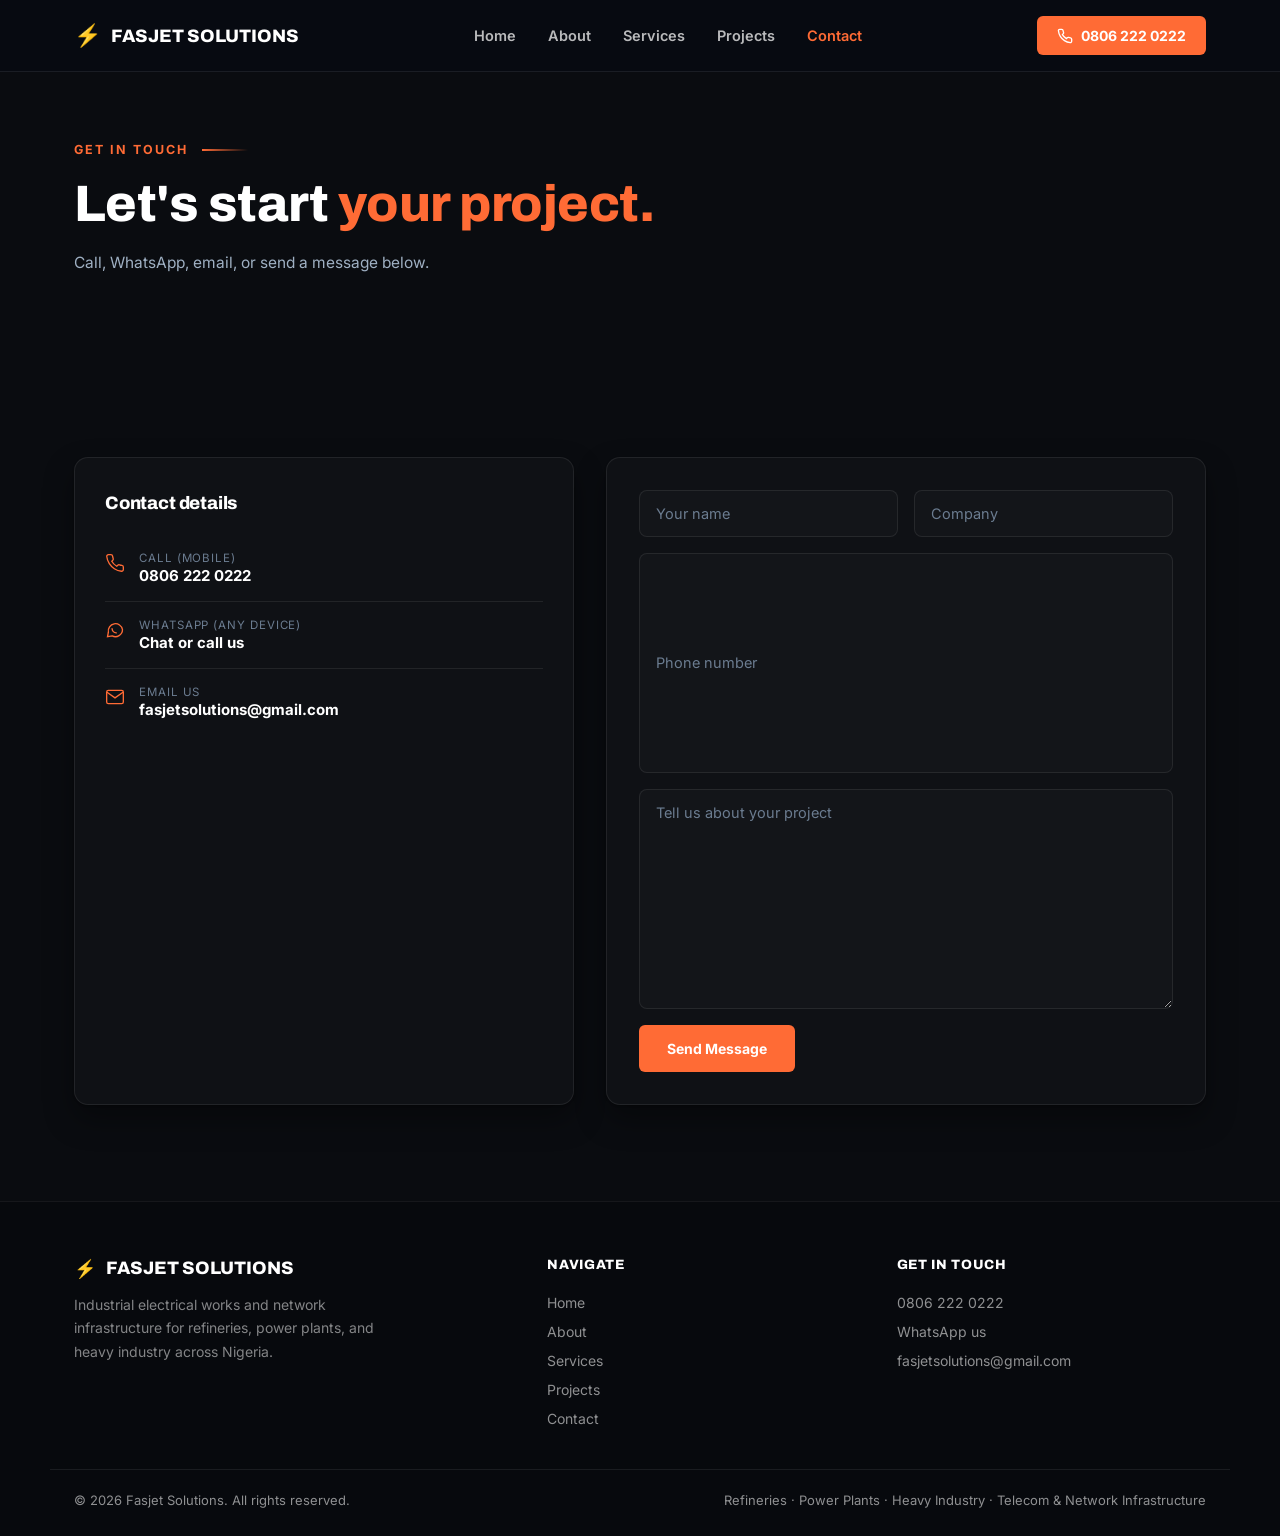
<file: contact.html>
<!DOCTYPE html>
<html lang="en">
<head>
<meta charset="UTF-8">
<meta name="viewport" content="width=device-width, initial-scale=1.0">
<title>Contact Us | Fasjet Solutions</title>
<meta name="description" content="Get in touch with Fasjet Solutions — call, WhatsApp, email, or send a message about your industrial electrical or network infrastructure project.">
<link rel="icon" type="image/png" sizes="32x32" href="[data-uri]">
<link rel="preconnect" href="https://fonts.googleapis.com">
<link href="https://fonts.googleapis.com/css2?family=Archivo:wght@700;800;900&family=Inter:wght@400;500;600;700&display=swap" rel="stylesheet">
<link rel="stylesheet" href="style.css">
</head>
<body>
<header>
  <div class="nav-row">
    <a href="index.html" class="nav-logo"><span class="bolt">&#9889;</span>FASJET SOLUTIONS</a>
    <nav class="nav-links">
      <a href="index.html">Home</a>
      <a href="about.html">About</a>
      <a href="services.html">Services</a>
      <a href="projects.html">Projects</a>
      <a href="contact.html" class="active">Contact</a>
    </nav>
    <div class="nav-call">
      <a href="tel:+2348062220222" class="phone-btn">
        <svg width="16" height="16" viewBox="0 0 24 24" fill="none" stroke="currentColor" stroke-width="2"><path d="M22 16.92v3a2 2 0 01-2.18 2 19.79 19.79 0 01-8.63-3.07 19.5 19.5 0 01-6-6 19.79 19.79 0 01-3.07-8.67A2 2 0 014.11 2h3a2 2 0 012 1.72c.127.96.362 1.903.7 2.81a2 2 0 01-.45 2.11L8.09 9.91a16 16 0 006 6l1.27-1.27a2 2 0 012.11-.45c.907.338 1.85.573 2.81.7A2 2 0 0122 16.92z"/></svg>
        0806 222 0222
      </a>
    </div>
    <button class="nav-toggle" id="navToggle" aria-label="Menu"><span></span><span></span><span></span></button>
  </div>
  <div class="mobile-menu" id="mobileMenu">
    <a href="index.html">Home</a>
      <a href="about.html">About</a>
      <a href="services.html">Services</a>
      <a href="projects.html">Projects</a>
      <a href="contact.html" class="active">Contact</a>
    <a href="tel:+2348062220222">Call 0806 222 0222</a>
  </div>
</header>

<section class="hero2" style="padding-top:70px; padding-bottom:40px;">
  
  <div class="container reveal">
    <div class="eyebrow2">Get In Touch</div>
    <div class="head2"><h1>Let's start <span class="accent">your project.</span></h1>
    <p>Call, WhatsApp, email, or send a message below.</p></div>
  </div>
</section>

<section>
  
  <div class="container">
    <div class="contact-grid2">
      <div class="glass-card contact-info-card2 reveal">
        <h3>Contact details</h3>
        <div class="contact-row2">
          <svg class="ic" viewBox="0 0 24 24" fill="none" stroke="currentColor" stroke-width="1.6"><path d="M22 16.92v3a2 2 0 01-2.18 2 19.79 19.79 0 01-8.63-3.07 19.5 19.5 0 01-6-6 19.79 19.79 0 01-3.07-8.67A2 2 0 014.11 2h3a2 2 0 012 1.72c.127.96.362 1.903.7 2.81a2 2 0 01-.45 2.11L8.09 9.91a16 16 0 006 6l1.27-1.27a2 2 0 012.11-.45c.907.338 1.85.573 2.81.7A2 2 0 0122 16.92z"/></svg>
          <div><div class="label">Call (mobile)</div><a href="tel:+2348062220222" class="val">0806 222 0222</a></div>
        </div>
        <div class="contact-row2">
          <svg class="ic" viewBox="0 0 24 24" fill="none" stroke="currentColor" stroke-width="1.6"><path d="M21 11.5a8.5 8.5 0 01-12.4 7.55L3 20l1.05-5.4A8.5 8.5 0 1121 11.5z"/><path d="M8.5 10.5c.3 2.5 2.5 4.7 5 5" stroke-linecap="round"/></svg>
          <div><div class="label">WhatsApp (any device)</div><a href="https://wa.me/2348022224524" target="_blank" rel="noopener" class="val">Chat or call us</a></div>
        </div>
        <div class="contact-row2">
          <svg class="ic" viewBox="0 0 24 24" fill="none" stroke="currentColor" stroke-width="1.6"><path d="M4 4h16a2 2 0 012 2v12a2 2 0 01-2 2H4a2 2 0 01-2-2V6a2 2 0 012-2z"/><path d="M22 6l-10 7L2 6"/></svg>
          <div><div class="label">Email us</div><a href="https://mail.google.com/mail/?view=cm&amp;fs=1&amp;to=fasjetsolutions@gmail.com&amp;su=Website%20Enquiry" target="_blank" rel="noopener" class="val">fasjetsolutions@gmail.com</a></div>
        </div>
      </div>

      <form class="glass-card contact-form2 reveal" id="contact-form">
        <div class="form-row2">
          <input type="text" id="cf-name" placeholder="Your name" required>
          <input type="text" id="cf-company" placeholder="Company">
        </div>
        <input type="tel" id="cf-phone" placeholder="Phone number" required>
        <textarea id="cf-message" rows="4" placeholder="Tell us about your project" required></textarea>
        <button type="submit" class="btn btn-orange">Send Message</button>
      </form>
    </div>
  </div>
</section>

<footer>
  <div class="footer-grid">
    <div>
      <div class="footer-logo"><span class="bolt">&#9889;</span>FASJET SOLUTIONS</div>
      <p style="font-size:14px; line-height:1.7; max-width:34ch; color:rgba(255,255,255,0.5);">Industrial electrical works and network infrastructure for refineries, power plants, and heavy industry across Nigeria.</p>
    </div>
    <div class="footer-col">
      <h4>Navigate</h4>
      <a href="index.html">Home</a><a href="about.html">About</a><a href="services.html">Services</a>
      <a href="projects.html">Projects</a><a href="contact.html">Contact</a>
    </div>
    <div class="footer-col">
      <h4>Get in touch</h4>
      <a href="tel:+2348062220222">0806 222 0222</a>
      <a href="https://wa.me/2348022224524" target="_blank" rel="noopener">WhatsApp us</a>
      <a href="mailto:fasjetsolutions@gmail.com">fasjetsolutions@gmail.com</a>
    </div>
  </div>
  <div class="footer-bottom">
    <span>&copy; 2026 Fasjet Solutions. All rights reserved.</span>
    <span>Refineries &middot; Power Plants &middot; Heavy Industry &middot; Telecom &amp; Network Infrastructure</span>
  </div>
</footer>
<script src="script.js"></script>
</body>
</html>
</file>
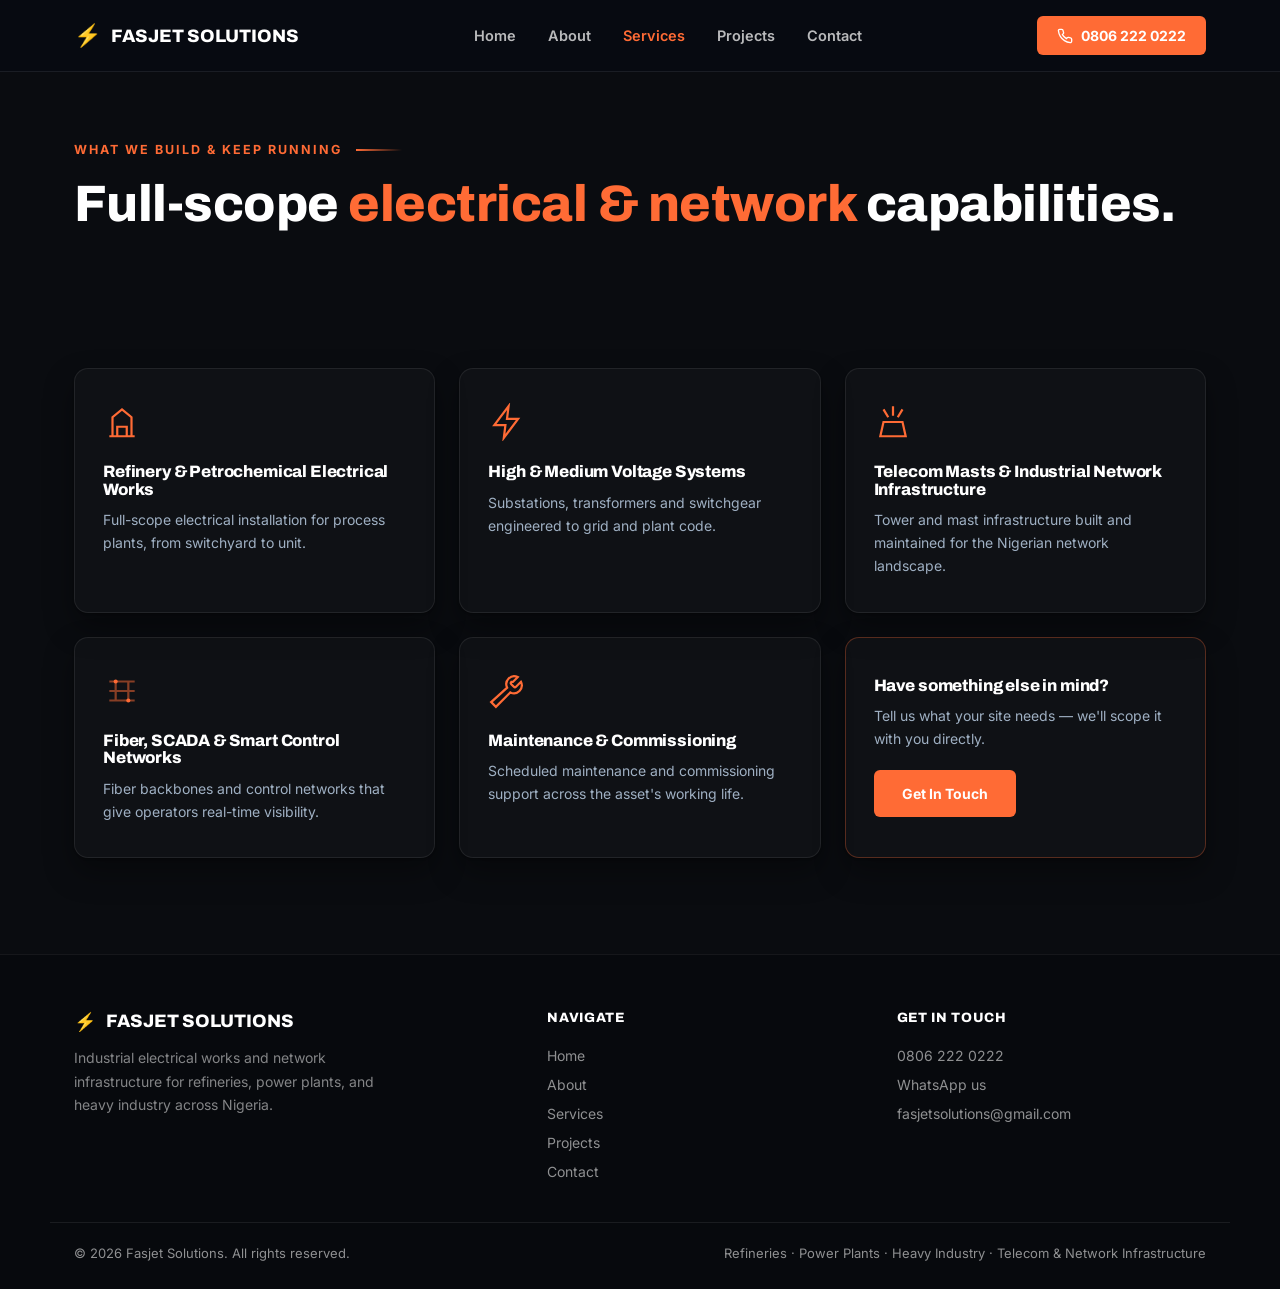
<file: services.html>
<!DOCTYPE html>
<html lang="en">
<head>
<meta charset="UTF-8">
<meta name="viewport" content="width=device-width, initial-scale=1.0">
<title>Services | Fasjet Solutions</title>
<meta name="description" content="Fasjet Solutions services: refinery electrical works, high & medium voltage systems, telecom masts, fiber & SCADA networks, and maintenance & commissioning.">
<link rel="icon" type="image/png" sizes="32x32" href="[data-uri]">
<link rel="preconnect" href="https://fonts.googleapis.com">
<link href="https://fonts.googleapis.com/css2?family=Archivo:wght@700;800;900&family=Inter:wght@400;500;600;700&display=swap" rel="stylesheet">
<link rel="stylesheet" href="style.css">
</head>
<body>
<header>
  <div class="nav-row">
    <a href="index.html" class="nav-logo"><span class="bolt">&#9889;</span>FASJET SOLUTIONS</a>
    <nav class="nav-links">
      <a href="index.html">Home</a>
      <a href="about.html">About</a>
      <a href="services.html" class="active">Services</a>
      <a href="projects.html">Projects</a>
      <a href="contact.html">Contact</a>
    </nav>
    <div class="nav-call">
      <a href="tel:+2348062220222" class="phone-btn">
        <svg width="16" height="16" viewBox="0 0 24 24" fill="none" stroke="currentColor" stroke-width="2"><path d="M22 16.92v3a2 2 0 01-2.18 2 19.79 19.79 0 01-8.63-3.07 19.5 19.5 0 01-6-6 19.79 19.79 0 01-3.07-8.67A2 2 0 014.11 2h3a2 2 0 012 1.72c.127.96.362 1.903.7 2.81a2 2 0 01-.45 2.11L8.09 9.91a16 16 0 006 6l1.27-1.27a2 2 0 012.11-.45c.907.338 1.85.573 2.81.7A2 2 0 0122 16.92z"/></svg>
        0806 222 0222
      </a>
    </div>
    <button class="nav-toggle" id="navToggle" aria-label="Menu"><span></span><span></span><span></span></button>
  </div>
  <div class="mobile-menu" id="mobileMenu">
    <a href="index.html">Home</a>
      <a href="about.html">About</a>
      <a href="services.html" class="active">Services</a>
      <a href="projects.html">Projects</a>
      <a href="contact.html">Contact</a>
    <a href="tel:+2348062220222">Call 0806 222 0222</a>
  </div>
</header>

<section class="hero2" style="padding-top:70px; padding-bottom:40px;">
  
  <div class="container reveal">
    <div class="eyebrow2">What We Build &amp; Keep Running</div>
    <div class="head2"><h1>Full-scope <span class="accent">electrical &amp; network</span> capabilities.</h1></div>
  </div>
</section>

<section>
  
  <div class="container">
    <div class="card-grid2 stagger" style="grid-template-columns:repeat(3,1fr);">
      <div class="glass-card service-card2">
        <svg class="ic" viewBox="0 0 24 24" fill="none" stroke="currentColor" stroke-width="1.4"><path d="M4 21h16M6 21V9l6-5 6 5v12M9 21v-6h6v6"/></svg>
        <h3>Refinery &amp; Petrochemical Electrical Works</h3>
        <p>Full-scope electrical installation for process plants, from switchyard to unit.</p>
      </div>
      <div class="glass-card service-card2">
        <svg class="ic" viewBox="0 0 24 24" fill="none" stroke="currentColor" stroke-width="1.4"><path d="M13 2 4 14h7l-1 8 9-12h-7l1-8z"/></svg>
        <h3>High &amp; Medium Voltage Systems</h3>
        <p>Substations, transformers and switchgear engineered to grid and plant code.</p>
      </div>
      <div class="glass-card service-card2">
        <svg class="ic" viewBox="0 0 24 24" fill="none" stroke="currentColor" stroke-width="1.4"><path d="M12 2v6M6 4l3 5M18 4l-3 5M4 21h16l-2-9H6l-2 9z"/></svg>
        <h3>Telecom Masts &amp; Industrial Network Infrastructure</h3>
        <p>Tower and mast infrastructure built and maintained for the Nigerian network landscape.</p>
      </div>
      <div class="glass-card service-card2">
        <svg class="ic" viewBox="0 0 24 24" fill="none" stroke="currentColor" stroke-width="1.4"><path d="M4 6h16M4 12h16M4 18h16M8 6v12M16 6v12" opacity="0.5"/><circle cx="8" cy="6" r="1.3" fill="currentColor" stroke="none"/><circle cx="16" cy="18" r="1.3" fill="currentColor" stroke="none"/></svg>
        <h3>Fiber, SCADA &amp; Smart Control Networks</h3>
        <p>Fiber backbones and control networks that give operators real-time visibility.</p>
      </div>
      <div class="glass-card service-card2">
        <svg class="ic" viewBox="0 0 24 24" fill="none" stroke="currentColor" stroke-width="1.4"><path d="M14.7 6.3a1 1 0 000 1.4l1.6 1.6a1 1 0 001.4 0l3.1-3.1a5 5 0 01-6.7 6.7L5 22l-3-3 10.1-9.1a5 5 0 016.7-6.7l-3.1 3.1z"/></svg>
        <h3>Maintenance &amp; Commissioning</h3>
        <p>Scheduled maintenance and commissioning support across the asset's working life.</p>
      </div>
      <div class="glass-card service-card2" style="display:flex; flex-direction:column; justify-content:center; border-color:rgba(255,107,53,0.3);">
        <h3 style="margin-bottom:10px;">Have something else in mind?</h3>
        <p style="margin-bottom:20px;">Tell us what your site needs &mdash; we'll scope it with you directly.</p>
        <a href="contact.html" class="btn btn-orange" style="align-self:flex-start;">Get In Touch</a>
      </div>
    </div>
  </div>
</section>

<footer>
  <div class="footer-grid">
    <div>
      <div class="footer-logo"><span class="bolt">&#9889;</span>FASJET SOLUTIONS</div>
      <p style="font-size:14px; line-height:1.7; max-width:34ch; color:rgba(255,255,255,0.5);">Industrial electrical works and network infrastructure for refineries, power plants, and heavy industry across Nigeria.</p>
    </div>
    <div class="footer-col">
      <h4>Navigate</h4>
      <a href="index.html">Home</a><a href="about.html">About</a><a href="services.html">Services</a>
      <a href="projects.html">Projects</a><a href="contact.html">Contact</a>
    </div>
    <div class="footer-col">
      <h4>Get in touch</h4>
      <a href="tel:+2348062220222">0806 222 0222</a>
      <a href="https://wa.me/2348022224524" target="_blank" rel="noopener">WhatsApp us</a>
      <a href="mailto:fasjetsolutions@gmail.com">fasjetsolutions@gmail.com</a>
    </div>
  </div>
  <div class="footer-bottom">
    <span>&copy; 2026 Fasjet Solutions. All rights reserved.</span>
    <span>Refineries &middot; Power Plants &middot; Heavy Industry &middot; Telecom &amp; Network Infrastructure</span>
  </div>
</footer>
<script src="script.js"></script>
</body>
</html>
</file>
<file: style.css>
:root{
  --bg:#0a0c10; --bg2:#0d1017; --bg3:#0c0f16; --panel:rgba(255,255,255,0.025); --panel-line:rgba(255,255,255,0.08);
  --orange:#ff6b35; --orange-deep:#e8541c; --cyan:#5ac8ff;
  --white:#ffffff; --text:#e7edf5; --muted:#9fb0c3; --faint:#6b7c90;
}
*{margin:0;padding:0;box-sizing:border-box;}
html{scroll-behavior:smooth;}
body{font-family:'Inter',sans-serif; color:var(--text); background:var(--bg); overflow-x:hidden; -webkit-font-smoothing:antialiased;}
img{max-width:100%; display:block;}
a{color:inherit; text-decoration:none;}
h1,h2,h3,h4{font-family:'Archivo',sans-serif; font-weight:800; line-height:1.06; letter-spacing:-0.01em;}
.container{max-width:1180px; margin:0 auto; padding:0 24px; position:relative; z-index:2;}
section{padding:96px 0; position:relative; overflow:hidden;}
@media(max-width:760px){ section{padding:60px 0;} }

.btn{display:inline-flex; align-items:center; gap:10px; padding:15px 28px; border-radius:6px; font-weight:700; font-size:14px; transition:transform 0.25s ease, background 0.25s ease, border-color 0.25s ease;}
.btn-orange{background:var(--orange); color:#fff;}
.btn-orange:hover{background:var(--orange-deep); transform:translateY(-2px);}
.btn-ghost{background:transparent; color:var(--text); border:1px solid rgba(255,255,255,0.18);}
.btn-ghost:hover{border-color:var(--orange); color:var(--orange);}

header{position:sticky; top:0; z-index:100; background:rgba(8,11,18,0.92); backdrop-filter:blur(10px); border-bottom:1px solid rgba(255,255,255,0.08);}
.nav-row{display:flex; align-items:center; justify-content:space-between; padding:16px 24px; max-width:1180px; margin:0 auto;}
.nav-logo{display:flex; align-items:center; gap:10px; font-family:'Archivo',sans-serif; font-weight:800; font-size:18px; color:#fff;}
.nav-logo .bolt{color:var(--orange); font-size:22px;}
.nav-links{display:flex; align-items:center; gap:32px;}
.nav-links a{color:rgba(255,255,255,0.72); font-size:14.5px; font-weight:600; transition:color 0.2s ease;}
.nav-links a:hover, .nav-links a.active{color:var(--orange);}
.nav-call .phone-btn{background:var(--orange); color:#fff; padding:11px 20px; border-radius:6px; font-weight:700; font-size:14px; display:flex; align-items:center; gap:8px;}
.nav-toggle{display:none; flex-direction:column; gap:5px; cursor:pointer; background:none; border:none; padding:6px;}
.nav-toggle span{width:24px; height:2px; background:#fff;}
.mobile-menu{display:none; flex-direction:column; gap:4px; padding:12px 24px 20px; max-width:1180px; margin:0 auto;}
.mobile-menu a{color:rgba(255,255,255,0.85); font-size:15px; font-weight:600; padding:10px 0; border-top:1px solid rgba(255,255,255,0.08);}
@media(max-width:900px){ .nav-links,.nav-call{display:none;} .nav-toggle{display:flex;} .mobile-menu.open{display:flex;} }

footer{background:#07090d; color:rgba(255,255,255,0.55); padding:56px 0 28px; border-top:1px solid rgba(255,255,255,0.06);}
.footer-grid{display:grid; grid-template-columns:1.4fr 1fr 1fr; gap:40px; padding-bottom:36px; border-bottom:1px solid rgba(255,255,255,0.08); max-width:1180px; margin:0 auto; padding-left:24px; padding-right:24px;}
@media(max-width:760px){ .footer-grid{grid-template-columns:1fr; gap:28px;} }
.footer-logo{display:flex; align-items:center; gap:10px; font-family:'Archivo',sans-serif; font-weight:800; font-size:18px; color:#fff; margin-bottom:14px;}
.footer-logo .bolt{color:var(--orange);}
.footer-col h4{color:#fff; font-size:13.5px; letter-spacing:0.05em; text-transform:uppercase; margin-bottom:16px;}
.footer-col a{display:block; font-size:14px; padding:6px 0; color:rgba(255,255,255,0.55); transition:color 0.2s ease;}
.footer-col a:hover{color:var(--orange);}
.footer-bottom{display:flex; justify-content:space-between; padding-top:22px; font-size:13px; flex-wrap:wrap; gap:10px; max-width:1180px; margin:0 auto; padding-left:24px; padding-right:24px;}

.bg-decor{position:absolute; inset:0; z-index:0; pointer-events:none;}
.glow{position:absolute; border-radius:50%; pointer-events:none;}
.dot{position:absolute; border-radius:50%; pointer-events:none; animation:pulse 3.2s ease-in-out infinite;}
@keyframes pulse{0%,100%{opacity:0.25; transform:scale(1);} 50%{opacity:0.9; transform:scale(1.4);}}

.eyebrow2{
  display:flex; align-items:center; gap:14px; font-size:12.5px; font-weight:700;
  letter-spacing:0.16em; color:var(--orange); margin-bottom:20px; text-transform:uppercase;
  opacity:0; transform:translateY(16px); transition:opacity 0.7s ease, transform 0.7s ease;
}
.eyebrow2::after{content:""; width:46px; height:2px; background:linear-gradient(90deg,var(--orange),transparent);}
.reveal.is-in .eyebrow2{opacity:1; transform:translateY(0);}
.head2 h1, .head2 h2{
  color:#fff; font-size:clamp(2rem,4.2vw,3.2rem); line-height:1.08;
  opacity:0; transform:translateY(20px); transition:opacity 0.8s ease 0.1s, transform 0.8s ease 0.1s;
}
.reveal.is-in .head2 h1, .reveal.is-in .head2 h2{opacity:1; transform:translateY(0);}
.head2 h1 .accent, .head2 h2 .accent{color:var(--orange);}
.head2 p{
  margin-top:18px; color:var(--muted); font-size:15.5px; line-height:1.7; max-width:56ch;
  opacity:0; transform:translateY(16px); transition:opacity 0.8s ease 0.2s, transform 0.8s ease 0.2s;
}
.reveal.is-in .head2 p{opacity:1; transform:translateY(0);}

.glass-card{
  position:relative; border-radius:14px; background:var(--panel); border:1px solid var(--panel-line);
  box-shadow:0 1px 2px rgba(0,0,0,0.3), 0 14px 30px rgba(0,0,0,0.35);
  opacity:0; transform:translateY(26px);
  transition:opacity 0.7s ease, transform 0.7s ease, border-color 0.35s ease, box-shadow 0.35s ease;
}
.glass-card.is-in{opacity:1; transform:translateY(0);}
.glass-card:hover{
  transform:translateY(-6px); border-color:rgba(255,107,53,0.45);
  box-shadow:0 1px 2px rgba(0,0,0,0.35), 0 18px 40px rgba(0,0,0,0.45), 0 0 28px rgba(255,107,53,0.14);
}

.icon-grid, .card-grid2{display:grid; grid-template-columns:repeat(3,1fr); gap:24px;}
@media(max-width:860px){ .icon-grid, .card-grid2{grid-template-columns:1fr 1fr;} }
@media(max-width:560px){ .icon-grid, .card-grid2{grid-template-columns:1fr;} }
.icon-card, .service-card2{padding:34px 28px;}
.icon-card .ic, .service-card2 .ic{width:38px; height:38px; margin-bottom:18px; color:var(--orange);}
.icon-card h3, .service-card2 h3{color:#fff; font-size:16.5px; margin-bottom:10px;}
.icon-card p, .service-card2 p{color:var(--muted); font-size:14px; line-height:1.65;}

.split2{display:grid; grid-template-columns:1fr 1fr; gap:56px; align-items:center;}
@media(max-width:900px){ .split2{grid-template-columns:1fr;} }
.split2-photo{position:relative; border-radius:14px; overflow:hidden; aspect-ratio:4/3.3;
  border:1px solid var(--panel-line); box-shadow:0 1px 2px rgba(0,0,0,0.3), 0 20px 50px rgba(0,0,0,0.4);
  opacity:0; transform:translateY(24px); transition:opacity 0.8s ease, transform 0.8s ease;
}
.reveal.is-in .split2-photo{opacity:1; transform:translateY(0);}
.split2-photo img{width:100%; height:100%; object-fit:cover; filter:saturate(0.9) brightness(0.85);}
.split2-photo::after{content:""; position:absolute; inset:0; background:linear-gradient(180deg, transparent 60%, rgba(6,8,13,0.5) 100%);}

.checklist2{display:grid; grid-template-columns:1fr 1fr; gap:14px; margin:24px 0;}
@media(max-width:560px){ .checklist2{grid-template-columns:1fr;} }
.checklist2 li{list-style:none; display:flex; align-items:flex-start; gap:10px; font-size:14.5px; color:var(--text); font-weight:600;}
.checklist2 svg{width:18px; height:18px; flex-shrink:0; margin-top:2px; color:var(--orange);}

.cta-banner2{background:linear-gradient(135deg, var(--orange), var(--orange-deep)); text-align:center; overflow:visible;}
.cta-banner2 h2{color:#fff; font-size:clamp(1.7rem,3vw,2.3rem); margin-bottom:14px;}
.cta-banner2 p{color:rgba(255,255,255,0.85); margin-bottom:28px; font-size:15.5px;}
.cta-banner2 .btn{background:#0a1420; color:#fff;}
.cta-banner2 .btn:hover{background:#000;}

.contact-grid2{display:grid; grid-template-columns:1fr 1.2fr; gap:32px; margin-top:44px;}
@media(max-width:900px){ .contact-grid2{grid-template-columns:1fr;} }
.contact-info-card2{padding:36px 30px;}
.contact-info-card2 h3{color:#fff; font-size:18px; margin-bottom:22px;}
.contact-row2{display:flex; align-items:flex-start; gap:14px; padding:16px 0; border-top:1px solid rgba(255,255,255,0.08);}
.contact-row2:first-of-type{border-top:none;}
.contact-row2 .ic{width:20px; height:20px; color:var(--orange); flex-shrink:0; margin-top:2px;}
.contact-row2 .label{font-size:11.5px; text-transform:uppercase; letter-spacing:0.08em; color:var(--faint);}
.contact-row2 .val{font-size:15px; font-weight:700; margin-top:2px; color:#fff;}
.contact-form2{padding:32px; display:flex; flex-direction:column; gap:16px;}
.form-row2{display:flex; gap:16px; flex-wrap:wrap;}
.contact-form2 input, .contact-form2 textarea{
  flex:1 1 220px; border:1px solid var(--panel-line); border-radius:8px; padding:14px 16px;
  font-family:'Inter',sans-serif; font-size:14.5px; color:#fff; outline:none; resize:vertical;
  background:rgba(255,255,255,0.02); transition:border-color 0.2s ease;
}
.contact-form2 input::placeholder, .contact-form2 textarea::placeholder{color:var(--faint);}
.contact-form2 input:focus, .contact-form2 textarea:focus{border-color:var(--orange);}
.contact-form2 button{align-self:flex-start; border:none; cursor:pointer; font-family:'Inter',sans-serif;}

.hero2{padding-top:80px; padding-bottom:90px;}
.hero2 .split2{align-items:center;}
.hero2-badge{
  position:absolute; bottom:20px; left:20px; z-index:3; background:rgba(8,11,18,0.75); backdrop-filter:blur(6px);
  border:1px solid rgba(255,107,53,0.35); padding:14px 18px; border-radius:10px;
}
.hero2-badge strong{display:block; font-size:20px; color:#fff; font-family:'Archivo',sans-serif;}
.hero2-badge span{font-size:12px; color:var(--muted);}

.gallery-grid2{display:grid; grid-template-columns:repeat(4,1fr); gap:24px; margin-top:56px;}
@media(max-width:1080px){ .gallery-grid2{grid-template-columns:repeat(2,1fr);} }
@media(max-width:640px){ .gallery-grid2{grid-template-columns:1fr;} }
.proj-card{position:relative; border-radius:14px; overflow:hidden; aspect-ratio:3/3.8;}
.proj-card img{position:absolute; inset:0; width:100%; height:100%; object-fit:cover; filter:saturate(0.82) brightness(0.78); transition:transform 0.6s ease, filter 0.6s ease;}
.proj-card:hover img{transform:scale(1.07); filter:saturate(0.92) brightness(0.7);}
.proj-card-overlay{position:absolute; inset:0; background:linear-gradient(180deg, rgba(8,11,18,0.15) 0%, rgba(8,11,18,0.35) 45%, rgba(6,8,13,0.92) 100%);}
.proj-tag{position:absolute; top:16px; left:16px; z-index:2; font-size:11px; font-weight:700; letter-spacing:0.04em; color:var(--orange); background:rgba(8,11,18,0.55); border:1px solid rgba(255,107,53,0.4); padding:6px 12px; border-radius:20px; backdrop-filter:blur(4px);}
.proj-body{position:absolute; left:0; right:0; bottom:0; z-index:2; padding:20px 20px 22px;}
.proj-title{color:#fff; font-size:16.5px; font-weight:800; line-height:1.25;}
.proj-desc{color:var(--muted); font-size:12.5px; margin-top:6px; line-height:1.5; max-height:0; opacity:0; overflow:hidden; transition:max-height 0.4s ease, opacity 0.4s ease, margin-top 0.4s ease;}
.proj-card:hover .proj-desc{max-height:60px; opacity:1; margin-top:8px;}
.proj-arrow{position:absolute; right:16px; bottom:16px; z-index:2; width:34px; height:34px; border-radius:50%; background:rgba(255,255,255,0.08); border:1px solid rgba(255,255,255,0.16); display:flex; align-items:center; justify-content:center; transition:background 0.3s ease, transform 0.3s ease, border-color 0.3s ease;}
.proj-card:hover .proj-arrow{background:var(--orange); border-color:var(--orange); transform:rotate(45deg);}
.proj-arrow svg{width:15px; height:15px; color:#fff; transition:color 0.3s ease;}
.proj-card:hover .proj-arrow svg{color:#0a1420;}
</file>
